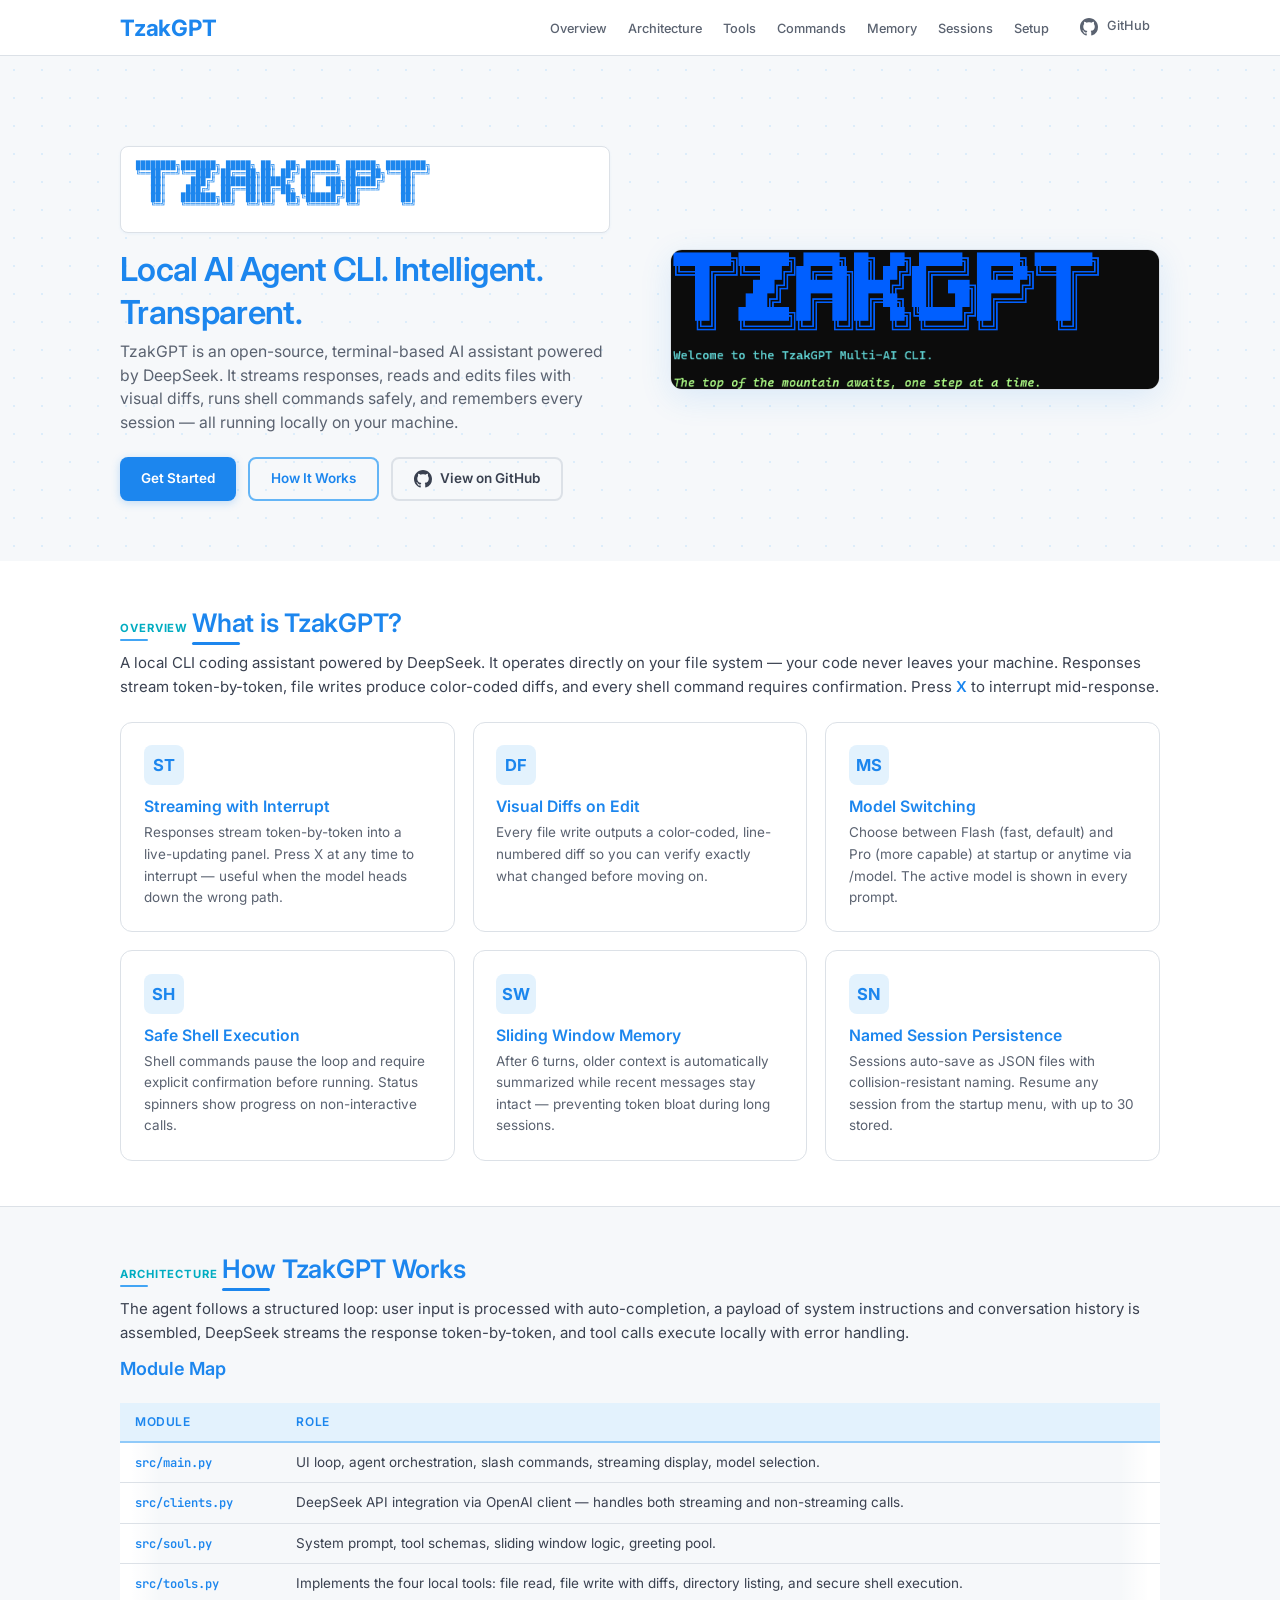
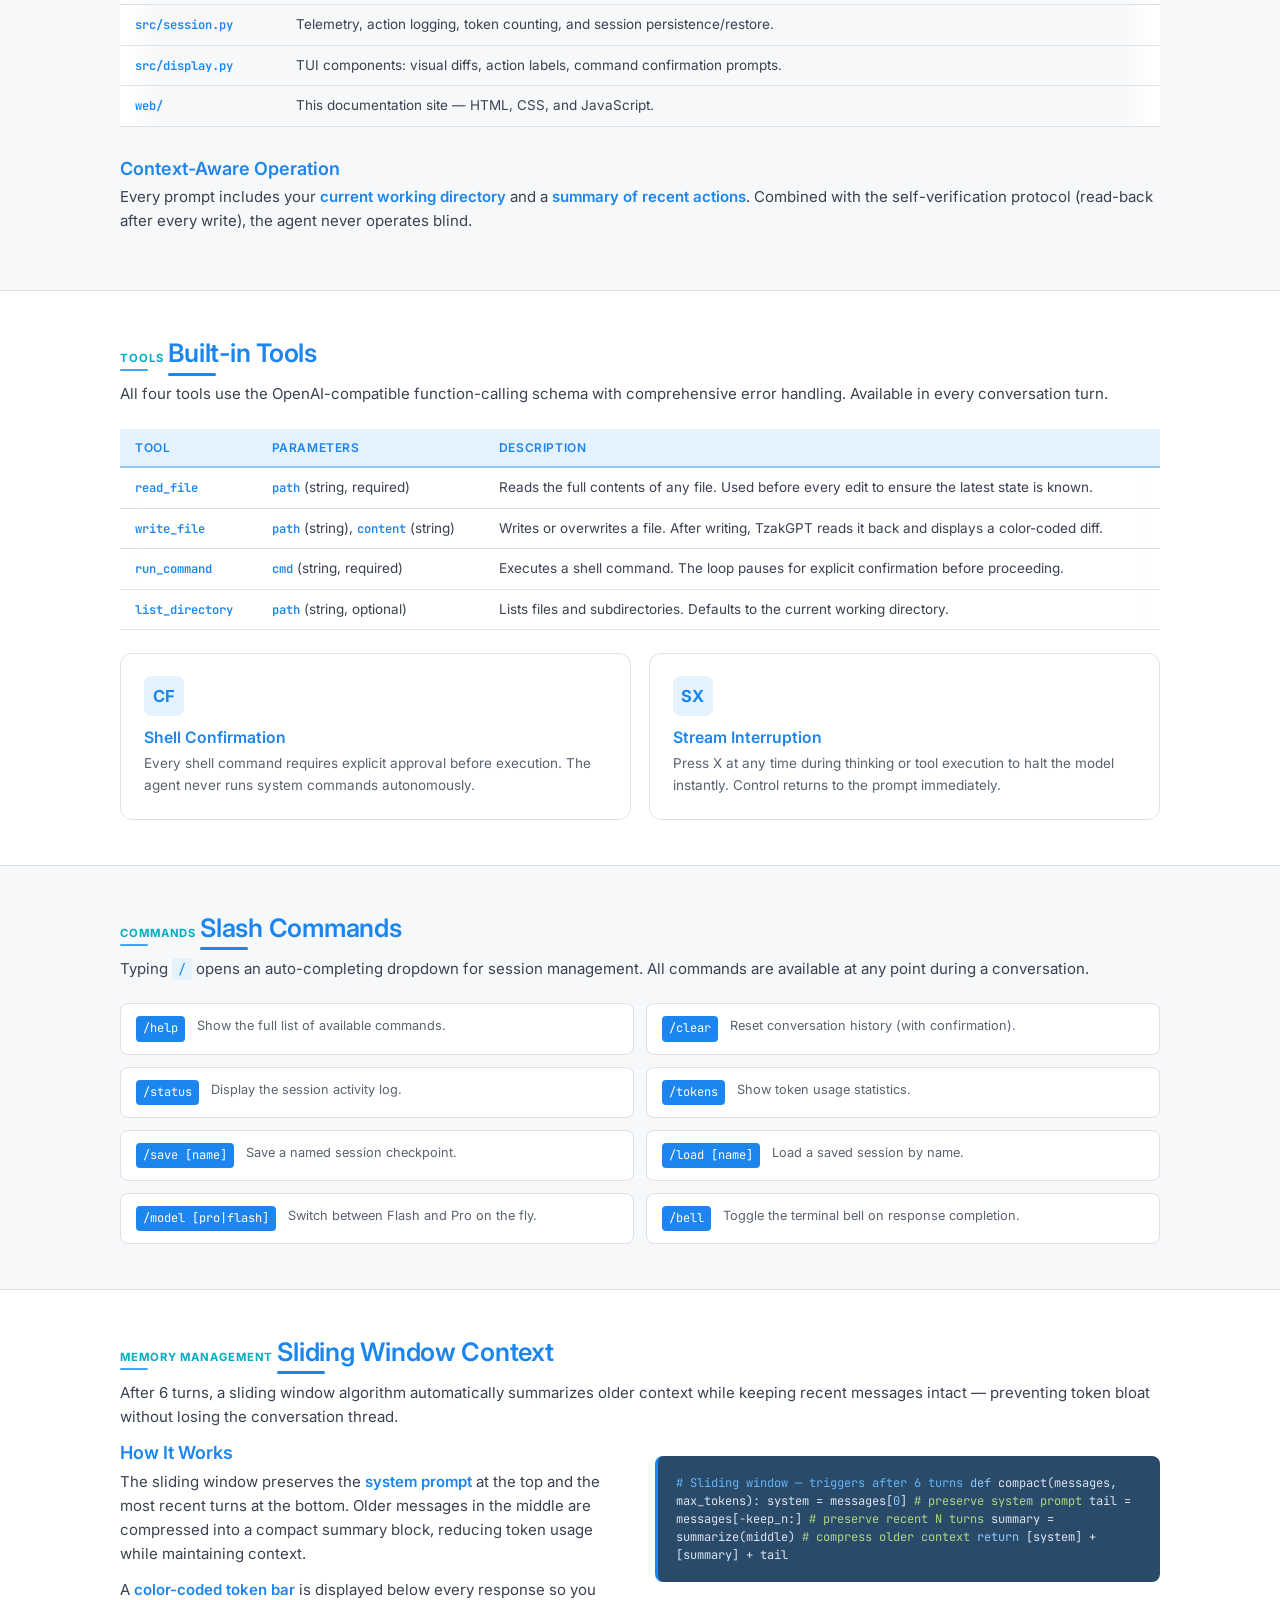
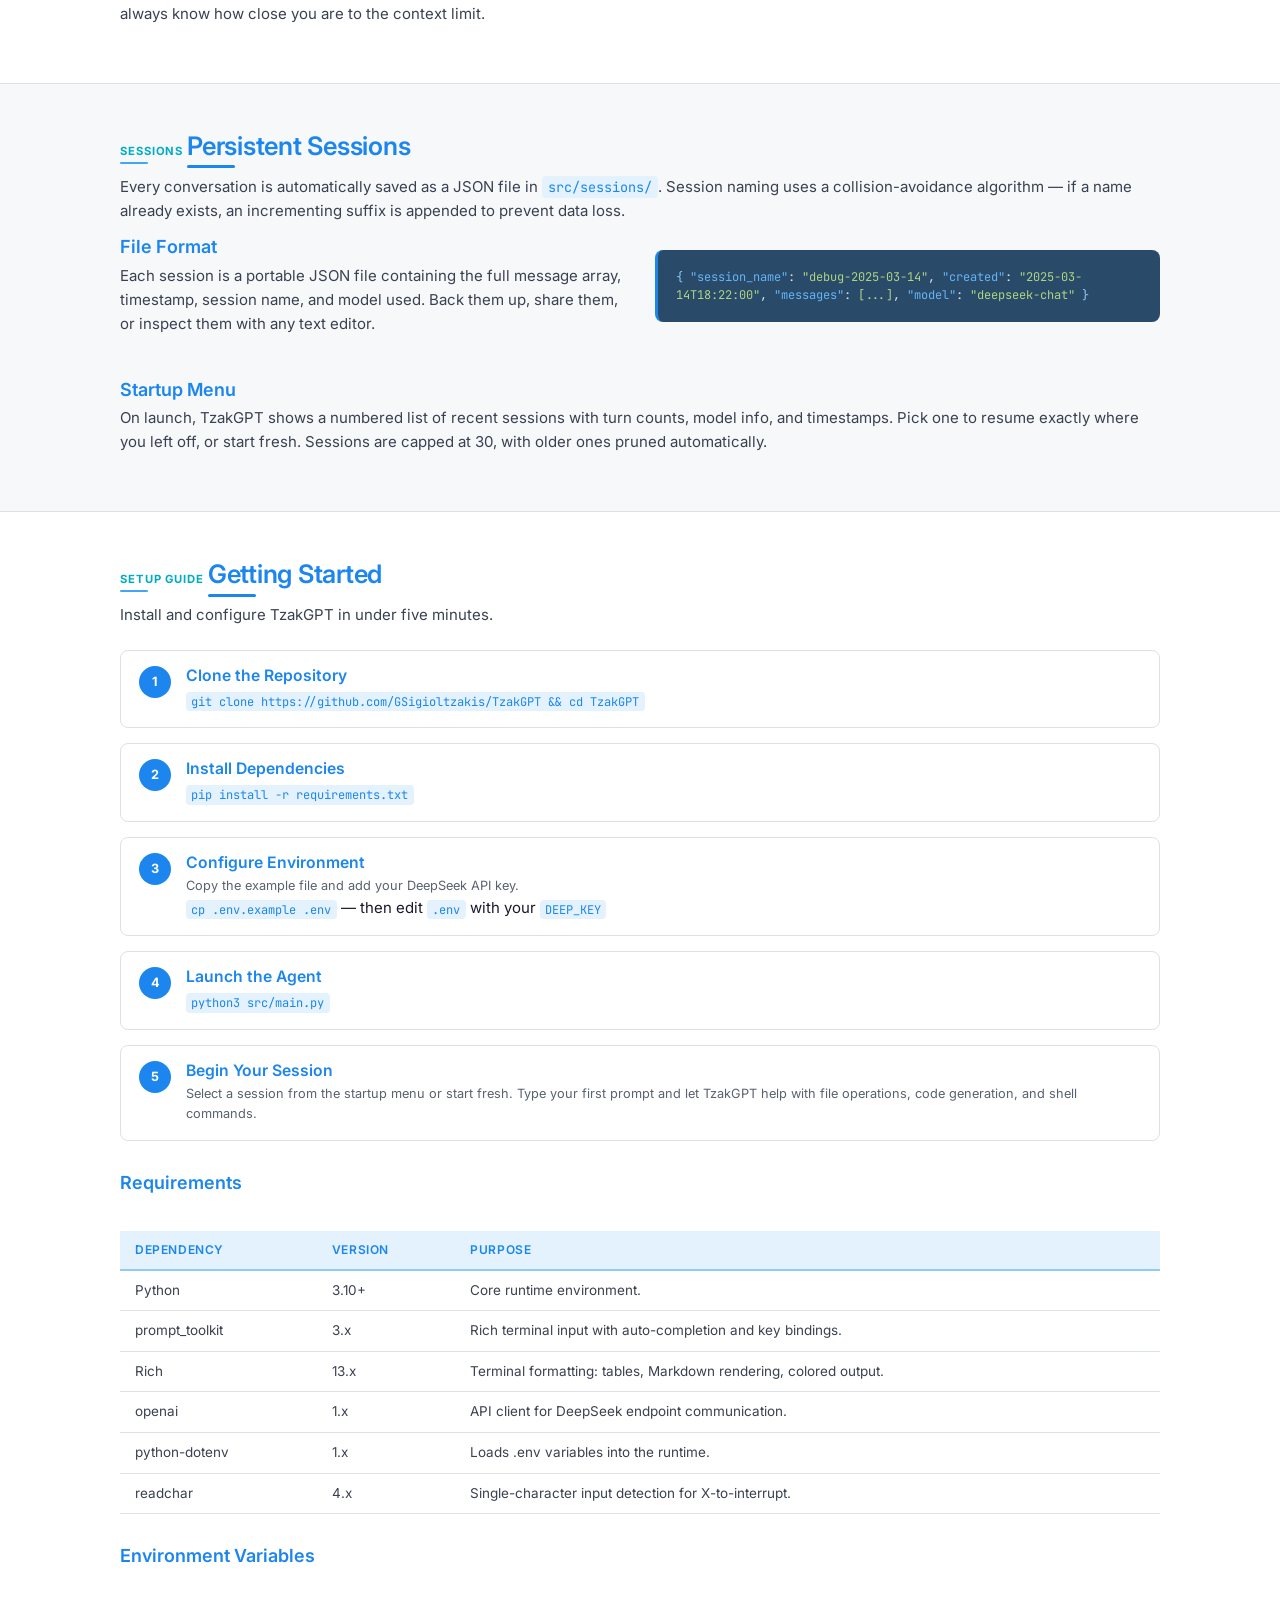
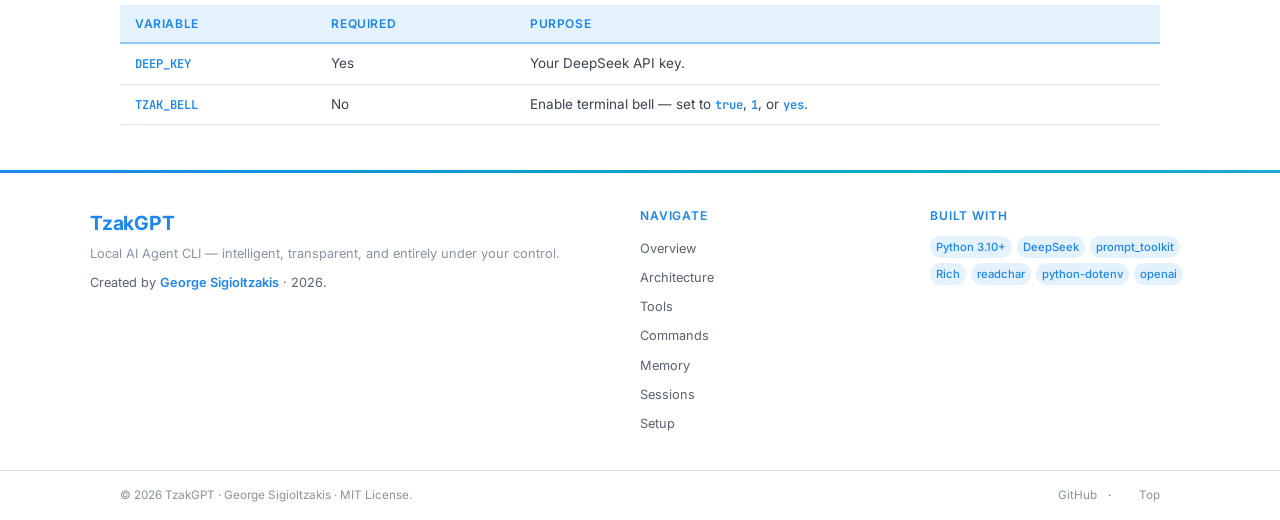
<file: index.html>
<!DOCTYPE html>
<html lang="en">
<head>
    <meta charset="UTF-8">
    <meta name="viewport" content="width=device-width, initial-scale=1.0">
    <title>TzakGPT — Local AI Agent CLI</title>
    <meta name="description" content="TzakGPT is an open-source, terminal-based AI assistant powered by DeepSeek. Streams responses, edits code with diffs, runs shell commands, and remembers your sessions.">
    <link rel="preconnect" href="https://fonts.googleapis.com">
    <link rel="preconnect" href="https://fonts.gstatic.com" crossorigin>
    <link href="https://fonts.googleapis.com/css2?family=Inter:wght@400;500;600;700&family=JetBrains+Mono:wght@400;600;700&display=swap" rel="stylesheet">
    <link rel="stylesheet" href="css/style.css">
</head>
<body>

    <!-- ==================================================================
         NAVIGATION
         ================================================================== -->
    <nav class="nav">
        <div class="container">
            <a href="#" class="nav-brand">TzakGPT</a>
            <button class="nav-toggle" aria-label="Toggle navigation menu" aria-expanded="false">
                <span class="nav-toggle-bar"></span>
                <span class="nav-toggle-bar"></span>
                <span class="nav-toggle-bar"></span>
            </button>
            <ul class="nav-links">
                <li><a href="#overview">Overview</a></li>
                <li><a href="#architecture">Architecture</a></li>
                <li><a href="#tools">Tools</a></li>
                <li><a href="#commands">Commands</a></li>
                <li><a href="#memory">Memory</a></li>
                <li><a href="#sessions">Sessions</a></li>
                <li><a href="#setup">Setup</a></li>
                <li><a href="https://github.com/GSigioltzakis/TzakGPT" class="nav-github" target="_blank" rel="noopener" title="View source on GitHub">
                    <svg width="18" height="18" viewBox="0 0 16 16" fill="currentColor" style="vertical-align: -3px; margin-right: 4px;">
                        <path d="M8 0C3.58 0 0 3.58 0 8c0 3.54 2.29 6.53 5.47 7.59.4.07.55-.17.55-.38 0-.19-.01-.82-.01-1.49-2.01.37-2.53-.49-2.69-.94-.09-.23-.48-.94-.82-1.13-.28-.15-.68-.52-.01-.53.63-.01 1.08.58 1.23.82.72 1.21 1.87.87 2.33.66.07-.52.28-.87.51-1.07-1.78-.2-3.64-.89-3.64-3.95 0-.87.31-1.59.82-2.15-.08-.2-.36-1.02.08-2.12 0 0 .67-.21 2.2.82.64-.18 1.32-.27 2-.27.68 0 1.36.09 2 .27 1.53-1.04 2.2-.82 2.2-.82.44 1.1.16 1.92.08 2.12.51.56.82 1.27.82 2.15 0 3.07-1.87 3.75-3.65 3.95.29.25.54.73.54 1.48 0 1.07-.01 1.93-.01 2.2 0 .21.15.46.55.38A8.013 8.013 0 0016 8c0-4.42-3.58-8-8-8z"/>
                    </svg>
                    GitHub
                </a></li>
            </ul>
        </div>
    </nav>

    <section class="hero">
        <div class="container">
            <div class="hero-text">
                <pre class="hero-pre">
████████╗███████╗ █████╗ ██╗  ██╗ ██████╗ ██████╗ ████████╗
╚══██╔══╝╚══███╔╝██╔══██╗██║ ██╔╝██╔════╝ ██╔══██╗╚══██╔══╝
   ██║     ███╔╝ ███████║█████╔╝ ██║  ███╗██████╔╝   ██║
   ██║    ███╔╝  ██╔══██║██╔═██╗ ██║   ██║██╔═══╝    ██║
   ██║   ███████╗██║  ██║██║  ██╗╚██████╔╝██║        ██║
   ╚═╝   ╚══════╝╚═╝  ╚═╝╚═╝  ╚═╝ ╚═════╝ ╚═╝        ╚═╝
                </pre>
                <h1>Local AI Agent CLI. Intelligent. Transparent.</h1>
                <p class="hero-tagline">TzakGPT is an open-source, terminal-based AI assistant powered by DeepSeek. It streams responses, reads and edits files with visual diffs, runs shell commands safely, and remembers every session — all running locally on your machine.</p>
                <div class="hero-buttons">
                    <a href="#setup" class="btn btn-primary">Get Started</a>
                    <a href="#architecture" class="btn btn-outline">How It Works</a>
                    <a href="https://github.com/GSigioltzakis/TzakGPT" class="btn btn-github" target="_blank" rel="noopener">
                        <svg width="18" height="18" viewBox="0 0 16 16" fill="currentColor">
                            <path d="M8 0C3.58 0 0 3.58 0 8c0 3.54 2.29 6.53 5.47 7.59.4.07.55-.17.55-.38 0-.19-.01-.82-.01-1.49-2.01.37-2.53-.49-2.69-.94-.09-.23-.48-.94-.82-1.13-.28-.15-.68-.52-.01-.53.63-.01 1.08.58 1.23.82.72 1.21 1.87.87 2.33.66.07-.52.28-.87.51-1.07-1.78-.2-3.64-.89-3.64-3.95 0-.87.31-1.59.82-2.15-.08-.2-.36-1.02.08-2.12 0 0 .67-.21 2.2.82.64-.18 1.32-.27 2-.27.68 0 1.36.09 2 .27 1.53-1.04 2.2-.82 2.2-.82.44 1.1.16 1.92.08 2.12.51.56.82 1.27.82 2.15 0 3.07-1.87 3.75-3.65 3.95.29.25.54.73.54 1.48 0 1.07-.01 1.93-.01 2.2 0 .21.15.46.55.38A8.013 8.013 0 0016 8c0-4.42-3.58-8-8-8z"/>
                        </svg>
                        View on GitHub
                    </a>
                </div>
            </div>
            <div class="hero-image">
                <img src="assets/image.png" alt="TzakGPT terminal screenshot showing the CLI interface with streaming responses, tool calls, and visual diffs">
            </div>
        </div>
    </section>

    <!-- ==================================================================
         OVERVIEW
         ================================================================== -->
    <section class="section" id="overview">
        <div class="container">
            <span class="section-label">Overview</span>
            <h2>What is TzakGPT?</h2>
            <p>A local CLI coding assistant powered by DeepSeek. It operates directly on your file system — your code never leaves your machine. Responses stream token-by-token, file writes produce color-coded diffs, and every shell command requires confirmation. Press <strong>X</strong> to interrupt mid-response.</p>

            <!-- Feature Grid -->
            <div class="feature-grid">
                <div class="feature-card">
                    <div class="icon">ST</div>
                    <h3>Streaming with Interrupt</h3>
                    <p>Responses stream token-by-token into a live-updating panel. Press X at any time to interrupt — useful when the model heads down the wrong path.</p>
                </div>
                <div class="feature-card">
                    <div class="icon">DF</div>
                    <h3>Visual Diffs on Edit</h3>
                    <p>Every file write outputs a color-coded, line-numbered diff so you can verify exactly what changed before moving on.</p>
                </div>
                <div class="feature-card">
                    <div class="icon">MS</div>
                    <h3>Model Switching</h3>
                    <p>Choose between Flash (fast, default) and Pro (more capable) at startup or anytime via /model. The active model is shown in every prompt.</p>
                </div>
                <div class="feature-card">
                    <div class="icon">SH</div>
                    <h3>Safe Shell Execution</h3>
                    <p>Shell commands pause the loop and require explicit confirmation before running. Status spinners show progress on non-interactive calls.</p>
                </div>
                <div class="feature-card">
                    <div class="icon">SW</div>
                    <h3>Sliding Window Memory</h3>
                    <p>After 6 turns, older context is automatically summarized while recent messages stay intact — preventing token bloat during long sessions.</p>
                </div>
                <div class="feature-card">
                    <div class="icon">SN</div>
                    <h3>Named Session Persistence</h3>
                    <p>Sessions auto-save as JSON files with collision-resistant naming. Resume any session from the startup menu, with up to 30 stored.</p>
                </div>
            </div>
        </div>
    </section>

    <!-- ==================================================================
         ARCHITECTURE
         ================================================================== -->
    <section class="section" id="architecture" style="background: var(--off-white);">
        <div class="container">
            <span class="section-label">Architecture</span>
            <h2>How TzakGPT Works</h2>
            <p>The agent follows a structured loop: user input is processed with auto-completion, a payload of system instructions and conversation history is assembled, DeepSeek streams the response token-by-token, and tool calls execute locally with error handling.</p>

            <!-- Project table -->
            <h3>Module Map</h3>
            <div class="table-wrapper">
                <table class="tools-table">
                    <thead>
                        <tr>
                            <th>Module</th>
                            <th>Role</th>
                        </tr>
                    </thead>
                    <tbody>
                        <tr>
                            <td><code>src/main.py</code></td>
                            <td>UI loop, agent orchestration, slash commands, streaming display, model selection.</td>
                        </tr>
                        <tr>
                            <td><code>src/clients.py</code></td>
                            <td>DeepSeek API integration via OpenAI client — handles both streaming and non-streaming calls.</td>
                        </tr>
                        <tr>
                            <td><code>src/soul.py</code></td>
                            <td>System prompt, tool schemas, sliding window logic, greeting pool.</td>
                        </tr>
                        <tr>
                            <td><code>src/tools.py</code></td>
                            <td>Implements the four local tools: file read, file write with diffs, directory listing, and secure shell execution.</td>
                        </tr>
                        <tr>
                            <td><code>src/session.py</code></td>
                            <td>Telemetry, action logging, token counting, and session persistence/restore.</td>
                        </tr>
                        <tr>
                            <td><code>src/display.py</code></td>
                            <td>TUI components: visual diffs, action labels, command confirmation prompts.</td>
                        </tr>
                        <tr>
                            <td><code>web/</code></td>
                            <td>This documentation site — HTML, CSS, and JavaScript.</td>
                        </tr>
                    </tbody>
                </table>
            </div>

            <!-- Narration & Self-Verification -->
            <h3 style="margin-top: 2rem;">Context-Aware Operation</h3>
            <p>Every prompt includes your <strong>current working directory</strong> and a <strong>summary of recent actions</strong>. Combined with the self-verification protocol (read-back after every write), the agent never operates blind.</p>
        </div>
    </section>

    <!-- ==================================================================
         TOOLS
         ================================================================== -->
    <section class="section" id="tools">
        <div class="container">
            <span class="section-label">Tools</span>
            <h2>Built-in Tools</h2>
            <p>All four tools use the OpenAI-compatible function-calling schema with comprehensive error handling. Available in every conversation turn.</p>

            <div class="table-wrapper">
                <table class="tools-table">
                    <thead>
                        <tr>
                            <th>Tool</th>
                            <th>Parameters</th>
                            <th>Description</th>
                        </tr>
                    </thead>
                    <tbody>
                        <tr>
                            <td><code>read_file</code></td>
                            <td><code>path</code> (string, required)</td>
                            <td>Reads the full contents of any file. Used before every edit to ensure the latest state is known.</td>
                        </tr>
                        <tr>
                            <td><code>write_file</code></td>
                            <td><code>path</code> (string), <code>content</code> (string)</td>
                            <td>Writes or overwrites a file. After writing, TzakGPT reads it back and displays a color-coded diff.</td>
                        </tr>
                        <tr>
                            <td><code>run_command</code></td>
                            <td><code>cmd</code> (string, required)</td>
                            <td>Executes a shell command. The loop pauses for explicit confirmation before proceeding.</td>
                        </tr>
                        <tr>
                            <td><code>list_directory</code></td>
                            <td><code>path</code> (string, optional)</td>
                            <td>Lists files and subdirectories. Defaults to the current working directory.</td>
                        </tr>
                    </tbody>
                </table>
            </div>

            <div class="feature-grid" style="grid-template-columns: 1fr 1fr; margin-top: 1.5rem;">
                <div class="feature-card">
                    <div class="icon">CF</div>
                    <h3>Shell Confirmation</h3>
                    <p>Every shell command requires explicit approval before execution. The agent never runs system commands autonomously.</p>
                </div>
                <div class="feature-card">
                    <div class="icon">SX</div>
                    <h3>Stream Interruption</h3>
                    <p>Press X at any time during thinking or tool execution to halt the model instantly. Control returns to the prompt immediately.</p>
                </div>
            </div>
        </div>
    </section>

    <!-- ==================================================================
         COMMANDS
         ================================================================== -->
    <section class="section" id="commands" style="background: var(--off-white);">
        <div class="container">
            <span class="section-label">Commands</span>
            <h2>Slash Commands</h2>
            <p>Typing <code>/</code> opens an auto-completing dropdown for session management. All commands are available at any point during a conversation.</p>

            <div class="command-grid">
                <div class="command-item">
                    <code>/help</code>
                    <span>Show the full list of available commands.</span>
                </div>
                <div class="command-item">
                    <code>/clear</code>
                    <span>Reset conversation history (with confirmation).</span>
                </div>
                <div class="command-item">
                    <code>/status</code>
                    <span>Display the session activity log.</span>
                </div>
                <div class="command-item">
                    <code>/tokens</code>
                    <span>Show token usage statistics.</span>
                </div>
                <div class="command-item">
                    <code>/save [name]</code>
                    <span>Save a named session checkpoint.</span>
                </div>
                <div class="command-item">
                    <code>/load [name]</code>
                    <span>Load a saved session by name.</span>
                </div>
                <div class="command-item">
                    <code>/model [pro|flash]</code>
                    <span>Switch between Flash and Pro on the fly.</span>
                </div>
                <div class="command-item">
                    <code>/bell</code>
                    <span>Toggle the terminal bell on response completion.</span>
                </div>
            </div>
        </div>
    </section>

    <!-- ==================================================================
         MEMORY
         ================================================================== -->
    <section class="section" id="memory">
        <div class="container">
            <span class="section-label">Memory Management</span>
            <h2>Sliding Window Context</h2>
            <p>After 6 turns, a sliding window algorithm automatically summarizes older context while keeping recent messages intact — preventing token bloat without losing the conversation thread.</p>

            <div class="two-col">
                <div>
                    <h3>How It Works</h3>
                    <p>The sliding window preserves the <strong>system prompt</strong> at the top and the most recent turns at the bottom. Older messages in the middle are compressed into a compact summary block, reducing token usage while maintaining context.</p>
                    <p>A <strong>color-coded token bar</strong> is displayed below every response so you always know how close you are to the context limit.</p>
                </div>
                <div>
                    <div class="code-block">
<span class="prompt"># Sliding window — triggers after 6 turns</span>
<span class="cmd">def</span> compact(messages, max_tokens):
    system  = messages[<span class="cmd">0</span>]          <span class="out"># preserve system prompt</span>
    tail    = messages[-keep_n:]    <span class="out"># preserve recent N turns</span>
    summary = summarize(middle)     <span class="out"># compress older context</span>
    <span class="cmd">return</span> [system] + [summary] + tail
                    </div>
                </div>
            </div>
        </div>
    </section>

    <!-- ==================================================================
         SESSIONS
         ================================================================== -->
    <section class="section" id="sessions" style="background: var(--off-white);">
        <div class="container">
            <span class="section-label">Sessions</span>
            <h2>Persistent Sessions</h2>
            <p>Every conversation is automatically saved as a JSON file in <code>src/sessions/</code>. Session naming uses a collision-avoidance algorithm — if a name already exists, an incrementing suffix is appended to prevent data loss.</p>

            <div class="two-col">
                <div>
                    <h3>File Format</h3>
                    <p>Each session is a portable JSON file containing the full message array, timestamp, session name, and model used. Back them up, share them, or inspect them with any text editor.</p>
                </div>
                <div>
                    <div class="code-block">
<span class="cmd">{</span>
  <span class="prompt">"session_name"</span>: <span class="out">"debug-2025-03-14"</span>,
  <span class="prompt">"created"</span>:     <span class="out">"2025-03-14T18:22:00"</span>,
  <span class="prompt">"messages"</span>:    <span class="out">[...]</span>,
  <span class="prompt">"model"</span>:       <span class="out">"deepseek-chat"</span>
<span class="cmd">}</span>
                    </div>
                </div>
            </div>

            <h3 style="margin-top: 2rem;">Startup Menu</h3>
            <p>On launch, TzakGPT shows a numbered list of recent sessions with turn counts, model info, and timestamps. Pick one to resume exactly where you left off, or start fresh. Sessions are capped at 30, with older ones pruned automatically.</p>
        </div>
    </section>

    <!-- ==================================================================
         SETUP
         ================================================================== -->
    <section class="section" id="setup">
        <div class="container">
            <span class="section-label">Setup Guide</span>
            <h2>Getting Started</h2>
            <p>Install and configure TzakGPT in under five minutes.</p>

            <ol class="step-list">
                <li>
                    <div>
                        <h4>Clone the Repository</h4>
                        <code>git clone https://github.com/GSigioltzakis/TzakGPT &amp;&amp; cd TzakGPT</code>
                    </div>
                </li>
                <li>
                    <div>
                        <h4>Install Dependencies</h4>
                        <code>pip install -r requirements.txt</code>
                    </div>
                </li>
                <li>
                    <div>
                        <h4>Configure Environment</h4>
                        <p>Copy the example file and add your DeepSeek API key.</p>
                        <code>cp .env.example .env</code> &mdash; then edit <code>.env</code> with your <code>DEEP_KEY</code>
                    </div>
                </li>
                <li>
                    <div>
                        <h4>Launch the Agent</h4>
                        <code>python3 src/main.py</code>
                    </div>
                </li>
                <li>
                    <div>
                        <h4>Begin Your Session</h4>
                        <p>Select a session from the startup menu or start fresh. Type your first prompt and let TzakGPT help with file operations, code generation, and shell commands.</p>
                    </div>
                </li>
            </ol>

            <h3 style="margin-top: 2rem;">Requirements</h3>
            <div class="table-wrapper">
                <table class="tools-table" style="margin-top: 1rem;">
                    <thead>
                        <tr>
                            <th>Dependency</th>
                            <th>Version</th>
                            <th>Purpose</th>
                        </tr>
                    </thead>
                    <tbody>
                        <tr>
                            <td>Python</td>
                            <td>3.10+</td>
                            <td>Core runtime environment.</td>
                        </tr>
                        <tr>
                            <td>prompt_toolkit</td>
                            <td>3.x</td>
                            <td>Rich terminal input with auto-completion and key bindings.</td>
                        </tr>
                        <tr>
                            <td>Rich</td>
                            <td>13.x</td>
                            <td>Terminal formatting: tables, Markdown rendering, colored output.</td>
                        </tr>
                        <tr>
                            <td>openai</td>
                            <td>1.x</td>
                            <td>API client for DeepSeek endpoint communication.</td>
                        </tr>
                        <tr>
                            <td>python-dotenv</td>
                            <td>1.x</td>
                            <td>Loads .env variables into the runtime.</td>
                        </tr>
                        <tr>
                            <td>readchar</td>
                            <td>4.x</td>
                            <td>Single-character input detection for X-to-interrupt.</td>
                        </tr>
                    </tbody>
                </table>
            </div>

            <h3 style="margin-top: 2rem;">Environment Variables</h3>
            <div class="table-wrapper">
                <table class="tools-table" style="margin-top: 1rem;">
                    <thead>
                        <tr>
                            <th>Variable</th>
                            <th>Required</th>
                            <th>Purpose</th>
                        </tr>
                    </thead>
                    <tbody>
                        <tr>
                            <td><code>DEEP_KEY</code></td>
                            <td>Yes</td>
                            <td>Your DeepSeek API key.</td>
                        </tr>
                        <tr>
                            <td><code>TZAK_BELL</code></td>
                            <td>No</td>
                            <td>Enable terminal bell — set to <code>true</code>, <code>1</code>, or <code>yes</code>.</td>
                        </tr>
                    </tbody>
                </table>
            </div>
        </div>
    </section>

    <!-- ==================================================================
         FOOTER
         ================================================================== -->
    <footer class="footer">
        <div class="container footer-grid">
            <div class="footer-col">
                <span class="footer-brand">TzakGPT</span>
                <span class="footer-tagline">Local AI Agent CLI — intelligent, transparent, and entirely under your control.</span>
                <p>Created by <strong>George Sigioltzakis</strong> &middot; 2026.</p>
            </div>
            <div class="footer-col">
                <h4>Navigate</h4>
                <ul>
                    <li><a href="#overview">Overview</a></li>
                    <li><a href="#architecture">Architecture</a></li>
                    <li><a href="#tools">Tools</a></li>
                    <li><a href="#commands">Commands</a></li>
                    <li><a href="#memory">Memory</a></li>
                    <li><a href="#sessions">Sessions</a></li>
                    <li><a href="#setup">Setup</a></li>
                </ul>
            </div>
            <div class="footer-col">
                <h4>Built With</h4>
                <div class="tech-stack">
                    <span>Python 3.10+</span>
                    <span>DeepSeek</span>
                    <span>prompt_toolkit</span>
                    <span>Rich</span>
                    <span>readchar</span>
                    <span>python-dotenv</span>
                    <span>openai</span>
                </div>
            </div>
        </div>
        <div class="footer-bottom">
            <div class="container">
                <span>&copy; 2026 TzakGPT &middot; George Sigioltzakis &middot; MIT License.</span>
                <span>
                    <a href="https://github.com/GSigioltzakis/TzakGPT">GitHub</a>
                    <span style="margin: 0 0.5rem; color: var(--text-muted);">&middot;</span>
                    <a href="#overview">Top</a>
                </span>
            </div>
        </div>
    </footer>

    <script src="js/main.js"></script>
</body>
</html>
</file>
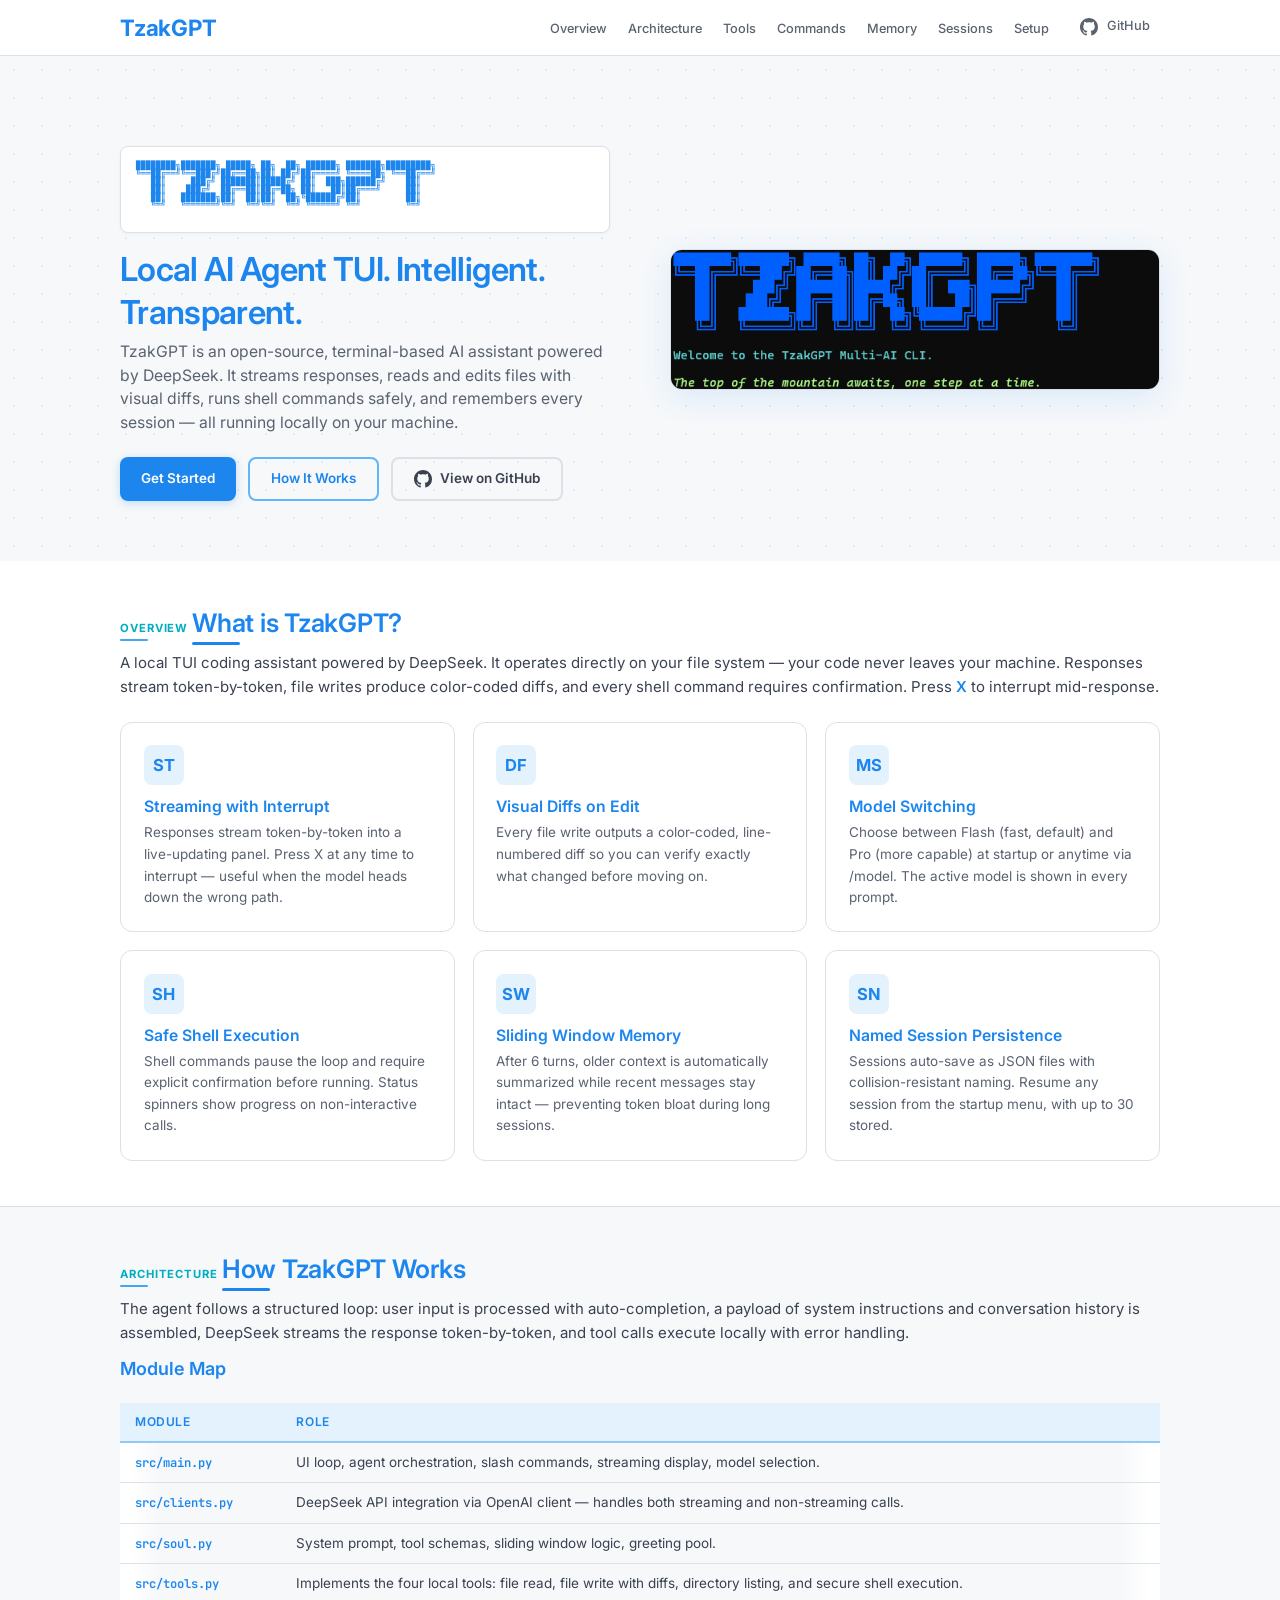
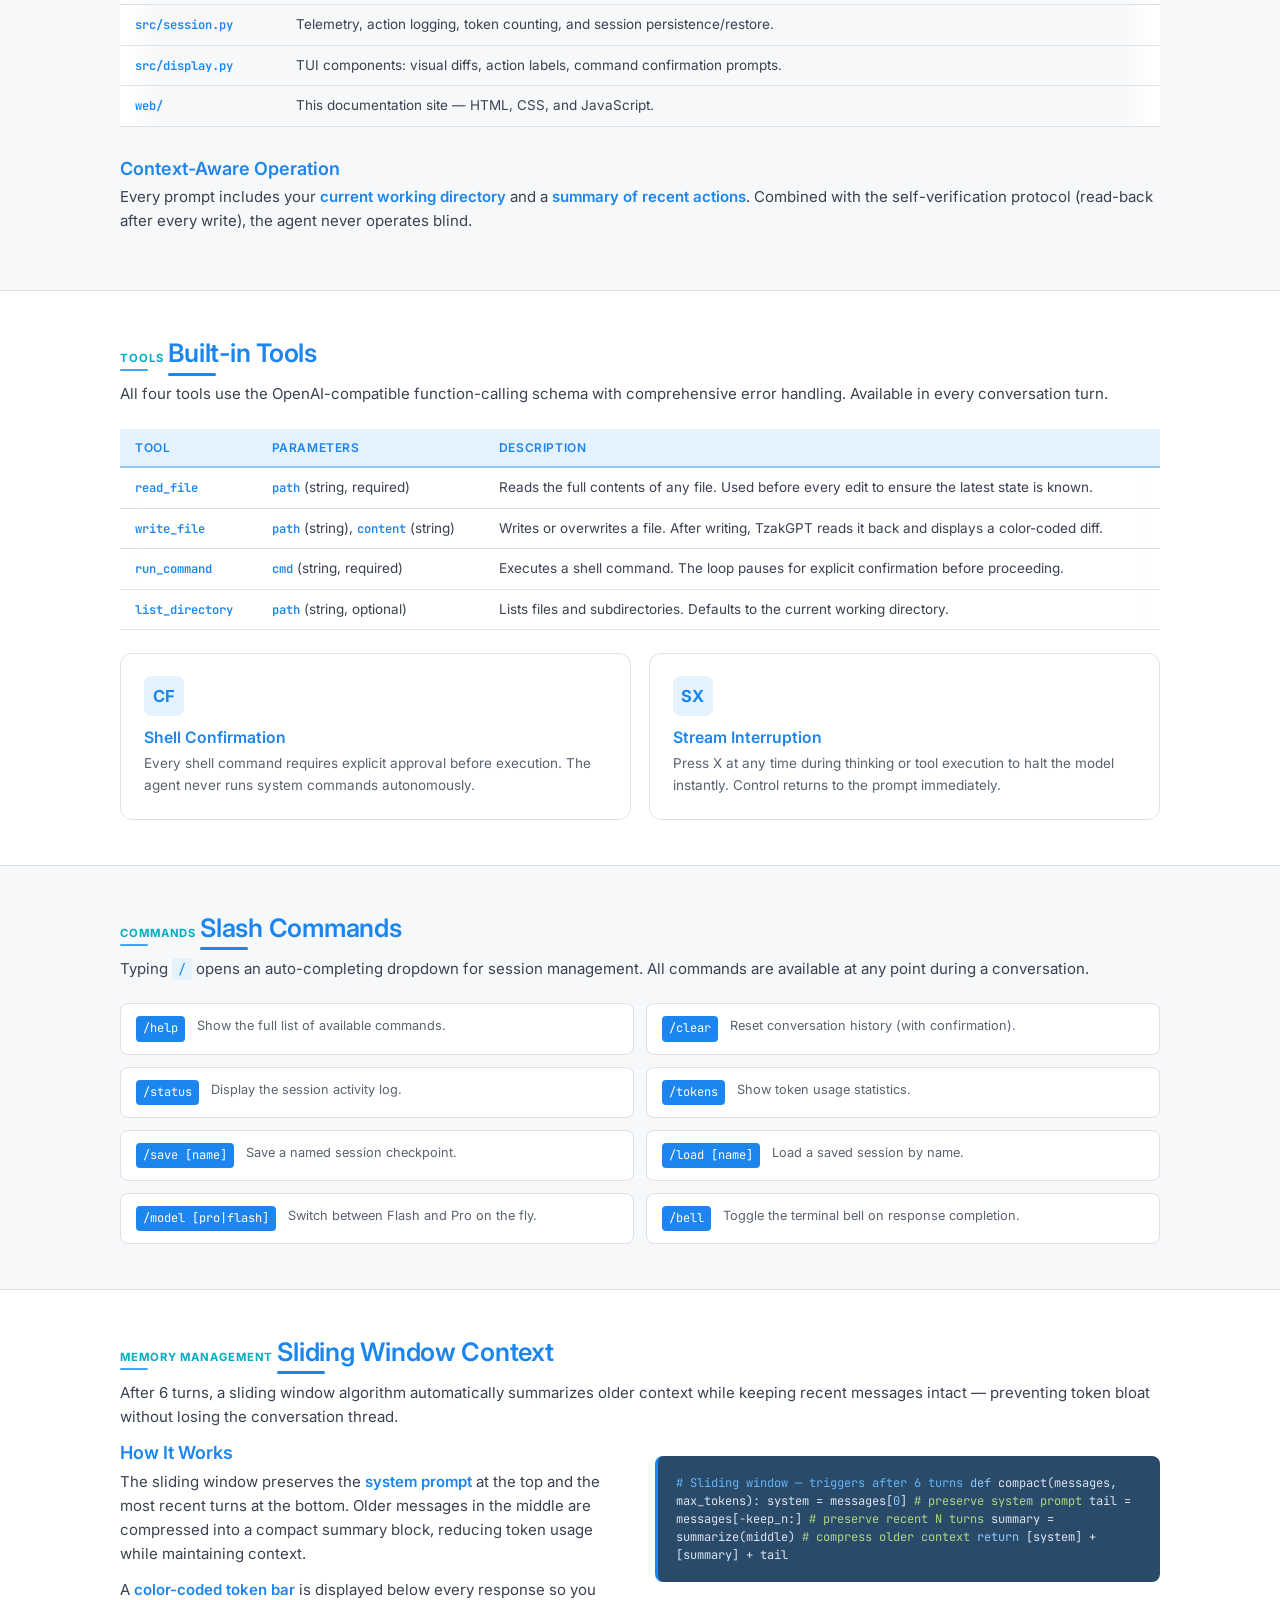
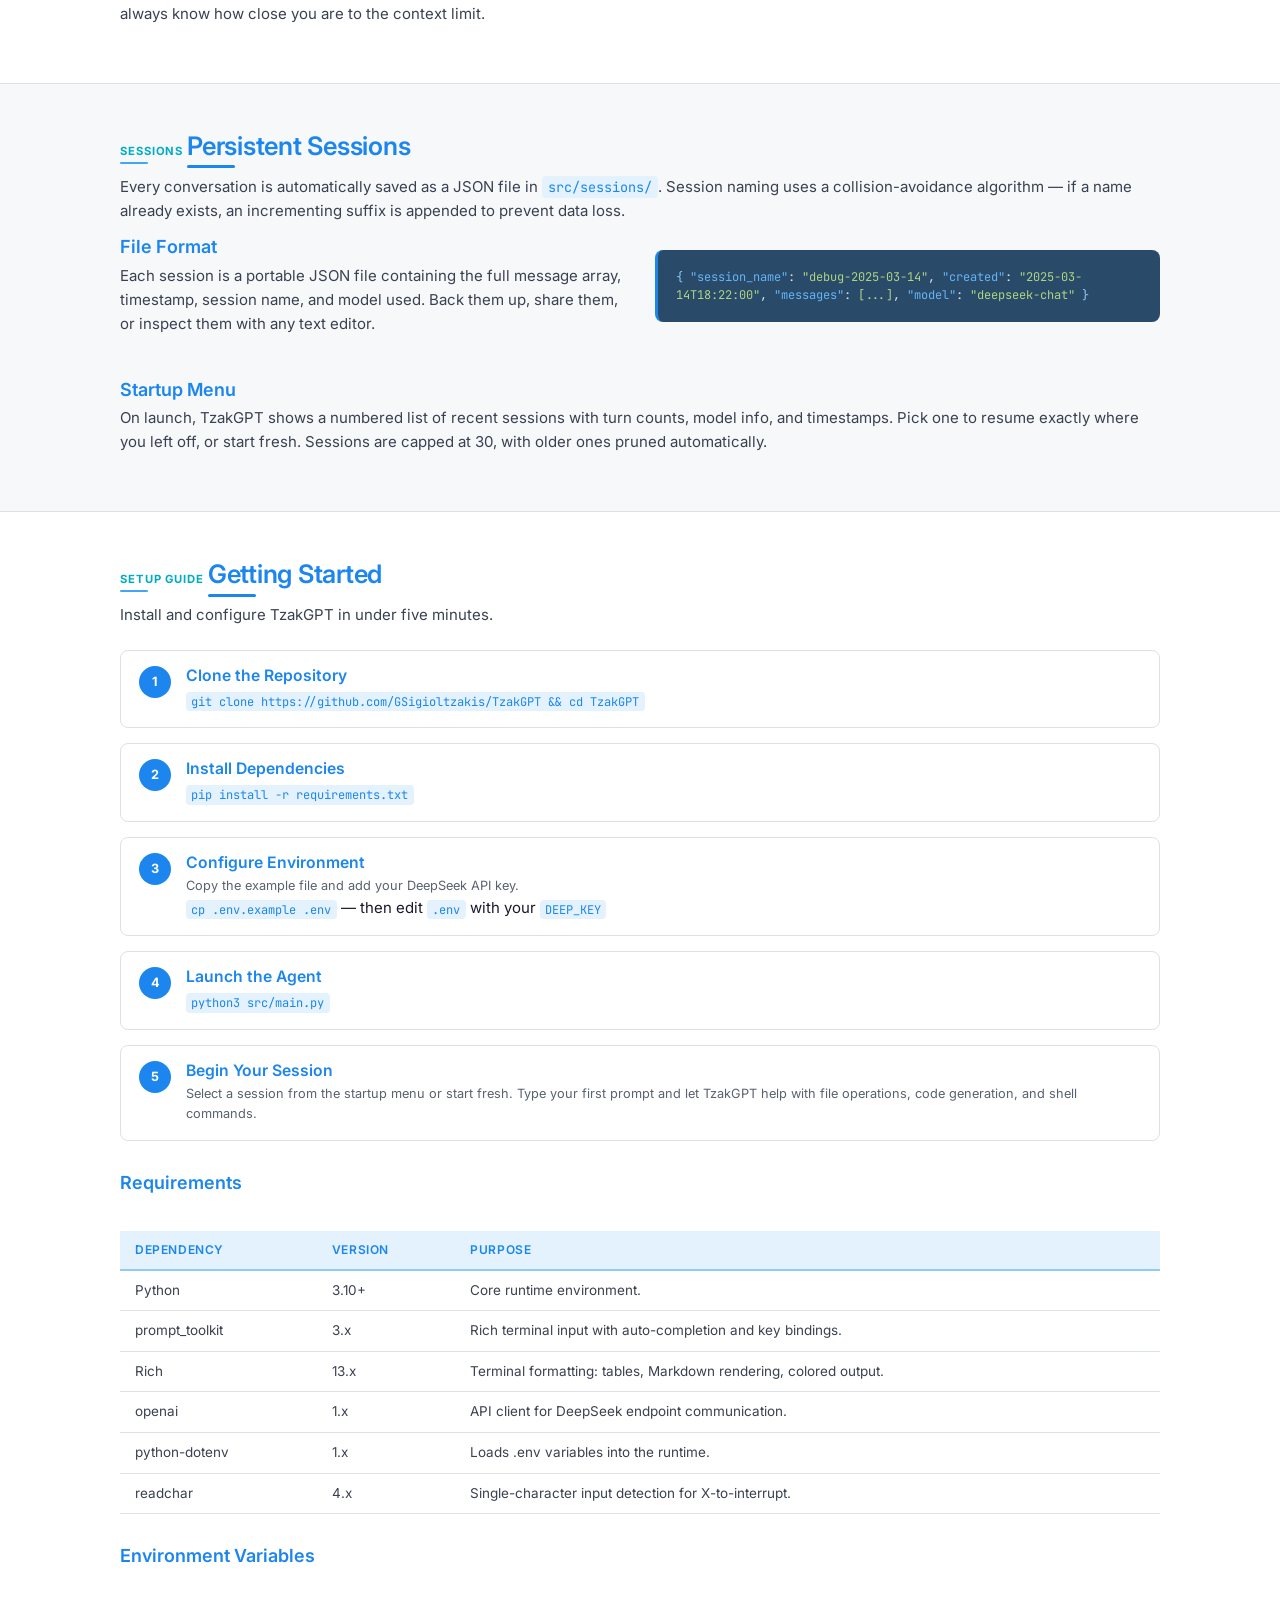
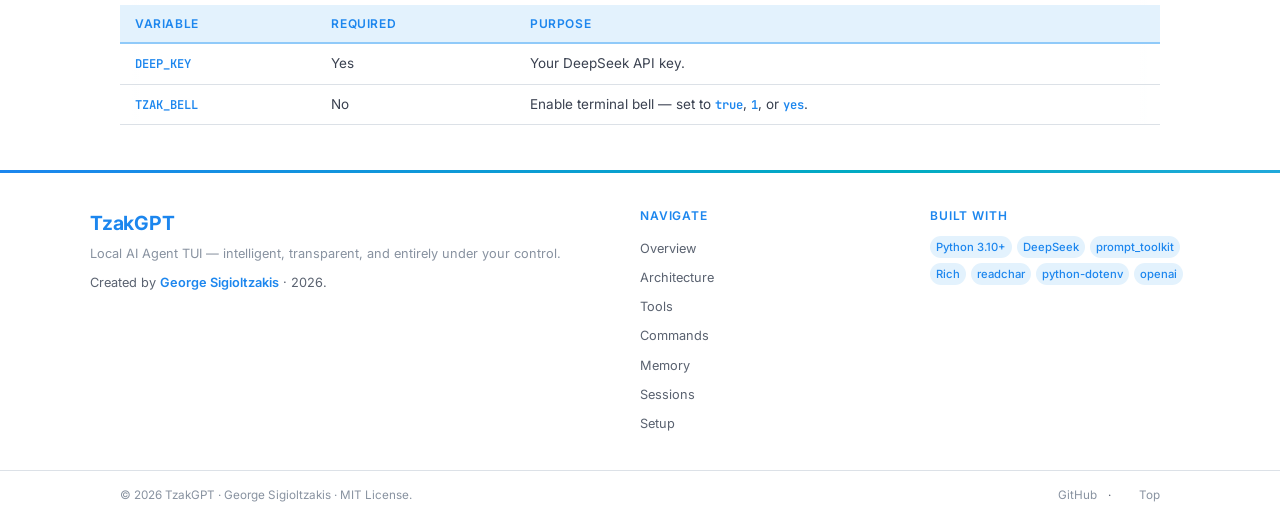
<file: web/index.html>
<!DOCTYPE html>
<html lang="en">
<head>
    <meta charset="UTF-8">
    <meta name="viewport" content="width=device-width, initial-scale=1.0">
    <title>TzakGPT — Local AI Agent TUI</title>
    <meta name="description" content="TzakGPT is an open-source, terminal-based AI assistant powered by DeepSeek. Streams responses, edits code with diffs, runs shell commands, and remembers your sessions.">
    <link rel="preconnect" href="https://fonts.googleapis.com">
    <link rel="preconnect" href="https://fonts.gstatic.com" crossorigin>
    <link href="https://fonts.googleapis.com/css2?family=Inter:wght@400;500;600;700&family=JetBrains+Mono:wght@400;600;700&display=swap" rel="stylesheet">
    <link rel="stylesheet" href="css/style.css">
</head>
<body>

    <!-- ==================================================================
         NAVIGATION
         ================================================================== -->
    <nav class="nav">
        <div class="container">
            <a href="#" class="nav-brand">TzakGPT</a>
            <button class="nav-toggle" aria-label="Toggle navigation menu" aria-expanded="false">
                <span class="nav-toggle-bar"></span>
                <span class="nav-toggle-bar"></span>
                <span class="nav-toggle-bar"></span>
            </button>
            <ul class="nav-links">
                <li><a href="#overview">Overview</a></li>
                <li><a href="#architecture">Architecture</a></li>
                <li><a href="#tools">Tools</a></li>
                <li><a href="#commands">Commands</a></li>
                <li><a href="#memory">Memory</a></li>
                <li><a href="#sessions">Sessions</a></li>
                <li><a href="#setup">Setup</a></li>
                <li><a href="https://github.com/GSigioltzakis/TzakGPT" class="nav-github" target="_blank" rel="noopener" title="View source on GitHub">
                    <svg width="18" height="18" viewBox="0 0 16 16" fill="currentColor" style="vertical-align: -3px; margin-right: 4px;">
                        <path d="M8 0C3.58 0 0 3.58 0 8c0 3.54 2.29 6.53 5.47 7.59.4.07.55-.17.55-.38 0-.19-.01-.82-.01-1.49-2.01.37-2.53-.49-2.69-.94-.09-.23-.48-.94-.82-1.13-.28-.15-.68-.52-.01-.53.63-.01 1.08.58 1.23.82.72 1.21 1.87.87 2.33.66.07-.52.28-.87.51-1.07-1.78-.2-3.64-.89-3.64-3.95 0-.87.31-1.59.82-2.15-.08-.2-.36-1.02.08-2.12 0 0 .67-.21 2.2.82.64-.18 1.32-.27 2-.27.68 0 1.36.09 2 .27 1.53-1.04 2.2-.82 2.2-.82.44 1.1.16 1.92.08 2.12.51.56.82 1.27.82 2.15 0 3.07-1.87 3.75-3.65 3.95.29.25.54.73.54 1.48 0 1.07-.01 1.93-.01 2.2 0 .21.15.46.55.38A8.013 8.013 0 0016 8c0-4.42-3.58-8-8-8z"/>
                    </svg>
                    GitHub
                </a></li>
            </ul>
        </div>
    </nav>

    <section class="hero">
        <div class="container">
            <div class="hero-text">
                <pre class="hero-pre">
████████╗███████╗ █████╗ ██╗  ██╗ ██████╗ ███████╗█████████╗
╚══██╔══╝╚══███╔╝██╔══██╗██║ ██╔╝██╔════╝ ╚════██╗ ╚══██╔══╝
   ██║     ███╔╝ ███████║█████╔╝ ██║  ███╗██████╔╝    ██║
   ██║    ███╔╝  ██╔══██║██╔═██╗ ██║   ██║██╔═══╝     ██║
   ██║   ███████╗██║  ██║██║  ██╗╚██████╔╝██║         ██║
   ╚═╝   ╚══════╝╚═╝  ╚═╝╚═╝  ╚═╝ ╚═════╝ ╚═╝         ╚═╝
                </pre>
                <h1>Local AI Agent TUI. Intelligent. Transparent.</h1>
                <p class="hero-tagline">TzakGPT is an open-source, terminal-based AI assistant powered by DeepSeek. It streams responses, reads and edits files with visual diffs, runs shell commands safely, and remembers every session — all running locally on your machine.</p>
                <div class="hero-buttons">
                    <a href="#setup" class="btn btn-primary">Get Started</a>
                    <a href="#architecture" class="btn btn-outline">How It Works</a>
                    <a href="https://github.com/GSigioltzakis/TzakGPT" class="btn btn-github" target="_blank" rel="noopener">
                        <svg width="18" height="18" viewBox="0 0 16 16" fill="currentColor">
                            <path d="M8 0C3.58 0 0 3.58 0 8c0 3.54 2.29 6.53 5.47 7.59.4.07.55-.17.55-.38 0-.19-.01-.82-.01-1.49-2.01.37-2.53-.49-2.69-.94-.09-.23-.48-.94-.82-1.13-.28-.15-.68-.52-.01-.53.63-.01 1.08.58 1.23.82.72 1.21 1.87.87 2.33.66.07-.52.28-.87.51-1.07-1.78-.2-3.64-.89-3.64-3.95 0-.87.31-1.59.82-2.15-.08-.2-.36-1.02.08-2.12 0 0 .67-.21 2.2.82.64-.18 1.32-.27 2-.27.68 0 1.36.09 2 .27 1.53-1.04 2.2-.82 2.2-.82.44 1.1.16 1.92.08 2.12.51.56.82 1.27.82 2.15 0 3.07-1.87 3.75-3.65 3.95.29.25.54.73.54 1.48 0 1.07-.01 1.93-.01 2.2 0 .21.15.46.55.38A8.013 8.013 0 0016 8c0-4.42-3.58-8-8-8z"/>
                        </svg>
                        View on GitHub
                    </a>
                </div>
            </div>
            <div class="hero-image">
                <img src="assets/image.png" alt="TzakGPT terminal screenshot showing the TUI interface with streaming responses, tool calls, and visual diffs">
            </div>
        </div>
    </section>

    <!-- ==================================================================
         OVERVIEW
         ================================================================== -->
    <section class="section" id="overview">
        <div class="container">
            <span class="section-label">Overview</span>
            <h2>What is TzakGPT?</h2>
            <p>A local TUI coding assistant powered by DeepSeek. It operates directly on your file system — your code never leaves your machine. Responses stream token-by-token, file writes produce color-coded diffs, and every shell command requires confirmation. Press <strong>X</strong> to interrupt mid-response.</p>

            <!-- Feature Grid -->
            <div class="feature-grid">
                <div class="feature-card">
                    <div class="icon">ST</div>
                    <h3>Streaming with Interrupt</h3>
                    <p>Responses stream token-by-token into a live-updating panel. Press X at any time to interrupt — useful when the model heads down the wrong path.</p>
                </div>
                <div class="feature-card">
                    <div class="icon">DF</div>
                    <h3>Visual Diffs on Edit</h3>
                    <p>Every file write outputs a color-coded, line-numbered diff so you can verify exactly what changed before moving on.</p>
                </div>
                <div class="feature-card">
                    <div class="icon">MS</div>
                    <h3>Model Switching</h3>
                    <p>Choose between Flash (fast, default) and Pro (more capable) at startup or anytime via /model. The active model is shown in every prompt.</p>
                </div>
                <div class="feature-card">
                    <div class="icon">SH</div>
                    <h3>Safe Shell Execution</h3>
                    <p>Shell commands pause the loop and require explicit confirmation before running. Status spinners show progress on non-interactive calls.</p>
                </div>
                <div class="feature-card">
                    <div class="icon">SW</div>
                    <h3>Sliding Window Memory</h3>
                    <p>After 6 turns, older context is automatically summarized while recent messages stay intact — preventing token bloat during long sessions.</p>
                </div>
                <div class="feature-card">
                    <div class="icon">SN</div>
                    <h3>Named Session Persistence</h3>
                    <p>Sessions auto-save as JSON files with collision-resistant naming. Resume any session from the startup menu, with up to 30 stored.</p>
                </div>
            </div>
        </div>
    </section>

    <!-- ==================================================================
         ARCHITECTURE
         ================================================================== -->
    <section class="section" id="architecture" style="background: var(--off-white);">
        <div class="container">
            <span class="section-label">Architecture</span>
            <h2>How TzakGPT Works</h2>
            <p>The agent follows a structured loop: user input is processed with auto-completion, a payload of system instructions and conversation history is assembled, DeepSeek streams the response token-by-token, and tool calls execute locally with error handling.</p>

            <!-- Project table -->
            <h3>Module Map</h3>
            <div class="table-wrapper">
                <table class="tools-table">
                    <thead>
                        <tr>
                            <th>Module</th>
                            <th>Role</th>
                        </tr>
                    </thead>
                    <tbody>
                        <tr>
                            <td><code>src/main.py</code></td>
                            <td>UI loop, agent orchestration, slash commands, streaming display, model selection.</td>
                        </tr>
                        <tr>
                            <td><code>src/clients.py</code></td>
                            <td>DeepSeek API integration via OpenAI client — handles both streaming and non-streaming calls.</td>
                        </tr>
                        <tr>
                            <td><code>src/soul.py</code></td>
                            <td>System prompt, tool schemas, sliding window logic, greeting pool.</td>
                        </tr>
                        <tr>
                            <td><code>src/tools.py</code></td>
                            <td>Implements the four local tools: file read, file write with diffs, directory listing, and secure shell execution.</td>
                        </tr>
                        <tr>
                            <td><code>src/session.py</code></td>
                            <td>Telemetry, action logging, token counting, and session persistence/restore.</td>
                        </tr>
                        <tr>
                            <td><code>src/display.py</code></td>
                            <td>TUI components: visual diffs, action labels, command confirmation prompts.</td>
                        </tr>
                        <tr>
                            <td><code>web/</code></td>
                            <td>This documentation site — HTML, CSS, and JavaScript.</td>
                        </tr>
                    </tbody>
                </table>
            </div>

            <!-- Narration & Self-Verification -->
            <h3 style="margin-top: 2rem;">Context-Aware Operation</h3>
            <p>Every prompt includes your <strong>current working directory</strong> and a <strong>summary of recent actions</strong>. Combined with the self-verification protocol (read-back after every write), the agent never operates blind.</p>
        </div>
    </section>

    <!-- ==================================================================
         TOOLS
         ================================================================== -->
    <section class="section" id="tools">
        <div class="container">
            <span class="section-label">Tools</span>
            <h2>Built-in Tools</h2>
            <p>All four tools use the OpenAI-compatible function-calling schema with comprehensive error handling. Available in every conversation turn.</p>

            <div class="table-wrapper">
                <table class="tools-table">
                    <thead>
                        <tr>
                            <th>Tool</th>
                            <th>Parameters</th>
                            <th>Description</th>
                        </tr>
                    </thead>
                    <tbody>
                        <tr>
                            <td><code>read_file</code></td>
                            <td><code>path</code> (string, required)</td>
                            <td>Reads the full contents of any file. Used before every edit to ensure the latest state is known.</td>
                        </tr>
                        <tr>
                            <td><code>write_file</code></td>
                            <td><code>path</code> (string), <code>content</code> (string)</td>
                            <td>Writes or overwrites a file. After writing, TzakGPT reads it back and displays a color-coded diff.</td>
                        </tr>
                        <tr>
                            <td><code>run_command</code></td>
                            <td><code>cmd</code> (string, required)</td>
                            <td>Executes a shell command. The loop pauses for explicit confirmation before proceeding.</td>
                        </tr>
                        <tr>
                            <td><code>list_directory</code></td>
                            <td><code>path</code> (string, optional)</td>
                            <td>Lists files and subdirectories. Defaults to the current working directory.</td>
                        </tr>
                    </tbody>
                </table>
            </div>

            <div class="feature-grid" style="grid-template-columns: 1fr 1fr; margin-top: 1.5rem;">
                <div class="feature-card">
                    <div class="icon">CF</div>
                    <h3>Shell Confirmation</h3>
                    <p>Every shell command requires explicit approval before execution. The agent never runs system commands autonomously.</p>
                </div>
                <div class="feature-card">
                    <div class="icon">SX</div>
                    <h3>Stream Interruption</h3>
                    <p>Press X at any time during thinking or tool execution to halt the model instantly. Control returns to the prompt immediately.</p>
                </div>
            </div>
        </div>
    </section>

    <!-- ==================================================================
         COMMANDS
         ================================================================== -->
    <section class="section" id="commands" style="background: var(--off-white);">
        <div class="container">
            <span class="section-label">Commands</span>
            <h2>Slash Commands</h2>
            <p>Typing <code>/</code> opens an auto-completing dropdown for session management. All commands are available at any point during a conversation.</p>

            <div class="command-grid">
                <div class="command-item">
                    <code>/help</code>
                    <span>Show the full list of available commands.</span>
                </div>
                <div class="command-item">
                    <code>/clear</code>
                    <span>Reset conversation history (with confirmation).</span>
                </div>
                <div class="command-item">
                    <code>/status</code>
                    <span>Display the session activity log.</span>
                </div>
                <div class="command-item">
                    <code>/tokens</code>
                    <span>Show token usage statistics.</span>
                </div>
                <div class="command-item">
                    <code>/save [name]</code>
                    <span>Save a named session checkpoint.</span>
                </div>
                <div class="command-item">
                    <code>/load [name]</code>
                    <span>Load a saved session by name.</span>
                </div>
                <div class="command-item">
                    <code>/model [pro|flash]</code>
                    <span>Switch between Flash and Pro on the fly.</span>
                </div>
                <div class="command-item">
                    <code>/bell</code>
                    <span>Toggle the terminal bell on response completion.</span>
                </div>
            </div>
        </div>
    </section>

    <!-- ==================================================================
         MEMORY
         ================================================================== -->
    <section class="section" id="memory">
        <div class="container">
            <span class="section-label">Memory Management</span>
            <h2>Sliding Window Context</h2>
            <p>After 6 turns, a sliding window algorithm automatically summarizes older context while keeping recent messages intact — preventing token bloat without losing the conversation thread.</p>

            <div class="two-col">
                <div>
                    <h3>How It Works</h3>
                    <p>The sliding window preserves the <strong>system prompt</strong> at the top and the most recent turns at the bottom. Older messages in the middle are compressed into a compact summary block, reducing token usage while maintaining context.</p>
                    <p>A <strong>color-coded token bar</strong> is displayed below every response so you always know how close you are to the context limit.</p>
                </div>
                <div>
                    <div class="code-block">
<span class="prompt"># Sliding window — triggers after 6 turns</span>
<span class="cmd">def</span> compact(messages, max_tokens):
    system  = messages[<span class="cmd">0</span>]          <span class="out"># preserve system prompt</span>
    tail    = messages[-keep_n:]    <span class="out"># preserve recent N turns</span>
    summary = summarize(middle)     <span class="out"># compress older context</span>
    <span class="cmd">return</span> [system] + [summary] + tail
                    </div>
                </div>
            </div>
        </div>
    </section>

    <!-- ==================================================================
         SESSIONS
         ================================================================== -->
    <section class="section" id="sessions" style="background: var(--off-white);">
        <div class="container">
            <span class="section-label">Sessions</span>
            <h2>Persistent Sessions</h2>
            <p>Every conversation is automatically saved as a JSON file in <code>src/sessions/</code>. Session naming uses a collision-avoidance algorithm — if a name already exists, an incrementing suffix is appended to prevent data loss.</p>

            <div class="two-col">
                <div>
                    <h3>File Format</h3>
                    <p>Each session is a portable JSON file containing the full message array, timestamp, session name, and model used. Back them up, share them, or inspect them with any text editor.</p>
                </div>
                <div>
                    <div class="code-block">
<span class="cmd">{</span>
  <span class="prompt">"session_name"</span>: <span class="out">"debug-2025-03-14"</span>,
  <span class="prompt">"created"</span>:     <span class="out">"2025-03-14T18:22:00"</span>,
  <span class="prompt">"messages"</span>:    <span class="out">[...]</span>,
  <span class="prompt">"model"</span>:       <span class="out">"deepseek-chat"</span>
<span class="cmd">}</span>
                    </div>
                </div>
            </div>

            <h3 style="margin-top: 2rem;">Startup Menu</h3>
            <p>On launch, TzakGPT shows a numbered list of recent sessions with turn counts, model info, and timestamps. Pick one to resume exactly where you left off, or start fresh. Sessions are capped at 30, with older ones pruned automatically.</p>
        </div>
    </section>

    <!-- ==================================================================
         SETUP
         ================================================================== -->
    <section class="section" id="setup">
        <div class="container">
            <span class="section-label">Setup Guide</span>
            <h2>Getting Started</h2>
            <p>Install and configure TzakGPT in under five minutes.</p>

            <ol class="step-list">
                <li>
                    <div>
                        <h4>Clone the Repository</h4>
                        <code>git clone https://github.com/GSigioltzakis/TzakGPT &amp;&amp; cd TzakGPT</code>
                    </div>
                </li>
                <li>
                    <div>
                        <h4>Install Dependencies</h4>
                        <code>pip install -r requirements.txt</code>
                    </div>
                </li>
                <li>
                    <div>
                        <h4>Configure Environment</h4>
                        <p>Copy the example file and add your DeepSeek API key.</p>
                        <code>cp .env.example .env</code> &mdash; then edit <code>.env</code> with your <code>DEEP_KEY</code>
                    </div>
                </li>
                <li>
                    <div>
                        <h4>Launch the Agent</h4>
                        <code>python3 src/main.py</code>
                    </div>
                </li>
                <li>
                    <div>
                        <h4>Begin Your Session</h4>
                        <p>Select a session from the startup menu or start fresh. Type your first prompt and let TzakGPT help with file operations, code generation, and shell commands.</p>
                    </div>
                </li>
            </ol>

            <h3 style="margin-top: 2rem;">Requirements</h3>
            <div class="table-wrapper">
                <table class="tools-table" style="margin-top: 1rem;">
                    <thead>
                        <tr>
                            <th>Dependency</th>
                            <th>Version</th>
                            <th>Purpose</th>
                        </tr>
                    </thead>
                    <tbody>
                        <tr>
                            <td>Python</td>
                            <td>3.10+</td>
                            <td>Core runtime environment.</td>
                        </tr>
                        <tr>
                            <td>prompt_toolkit</td>
                            <td>3.x</td>
                            <td>Rich terminal input with auto-completion and key bindings.</td>
                        </tr>
                        <tr>
                            <td>Rich</td>
                            <td>13.x</td>
                            <td>Terminal formatting: tables, Markdown rendering, colored output.</td>
                        </tr>
                        <tr>
                            <td>openai</td>
                            <td>1.x</td>
                            <td>API client for DeepSeek endpoint communication.</td>
                        </tr>
                        <tr>
                            <td>python-dotenv</td>
                            <td>1.x</td>
                            <td>Loads .env variables into the runtime.</td>
                        </tr>
                        <tr>
                            <td>readchar</td>
                            <td>4.x</td>
                            <td>Single-character input detection for X-to-interrupt.</td>
                        </tr>
                    </tbody>
                </table>
            </div>

            <h3 style="margin-top: 2rem;">Environment Variables</h3>
            <div class="table-wrapper">
                <table class="tools-table" style="margin-top: 1rem;">
                    <thead>
                        <tr>
                            <th>Variable</th>
                            <th>Required</th>
                            <th>Purpose</th>
                        </tr>
                    </thead>
                    <tbody>
                        <tr>
                            <td><code>DEEP_KEY</code></td>
                            <td>Yes</td>
                            <td>Your DeepSeek API key.</td>
                        </tr>
                        <tr>
                            <td><code>TZAK_BELL</code></td>
                            <td>No</td>
                            <td>Enable terminal bell — set to <code>true</code>, <code>1</code>, or <code>yes</code>.</td>
                        </tr>
                    </tbody>
                </table>
            </div>
        </div>
    </section>

    <!-- ==================================================================
         FOOTER
         ================================================================== -->
    <footer class="footer">
        <div class="container footer-grid">
            <div class="footer-col">
                <span class="footer-brand">TzakGPT</span>
                <span class="footer-tagline">Local AI Agent TUI — intelligent, transparent, and entirely under your control.</span>
                <p>Created by <strong>George Sigioltzakis</strong> &middot; 2026.</p>
            </div>
            <div class="footer-col">
                <h4>Navigate</h4>
                <ul>
                    <li><a href="#overview">Overview</a></li>
                    <li><a href="#architecture">Architecture</a></li>
                    <li><a href="#tools">Tools</a></li>
                    <li><a href="#commands">Commands</a></li>
                    <li><a href="#memory">Memory</a></li>
                    <li><a href="#sessions">Sessions</a></li>
                    <li><a href="#setup">Setup</a></li>
                </ul>
            </div>
            <div class="footer-col">
                <h4>Built With</h4>
                <div class="tech-stack">
                    <span>Python 3.10+</span>
                    <span>DeepSeek</span>
                    <span>prompt_toolkit</span>
                    <span>Rich</span>
                    <span>readchar</span>
                    <span>python-dotenv</span>
                    <span>openai</span>
                </div>
            </div>
        </div>
        <div class="footer-bottom">
            <div class="container">
                <span>&copy; 2026 TzakGPT &middot; George Sigioltzakis &middot; MIT License.</span>
                <span>
                    <a href="https://github.com/GSigioltzakis/TzakGPT">GitHub</a>
                    <span style="margin: 0 0.5rem; color: var(--text-muted);">&middot;</span>
                    <a href="#overview">Top</a>
                </span>
            </div>
        </div>
    </footer>

    <script src="js/main.js"></script>
</body>
</html>
</file>
<file: css/style.css>
/* ==========================================================================
   TzakGPT — Official Website Stylesheet
   Palette: Dodger Blue 2 (#1C86EE) and its softer cyan derivatives
            on a clean white background.
            Lime reserved for subtle inline code-comment hints only.
   ========================================================================== */

:root {
    /* ---- Blue palette — anchored on Dodger Blue 2 --------------------- */
    --blue-900: #2a4a6a;    /* deep slate-blue (code blocks, not navy) */
    --blue-800: #1a5a9c;    /* medium blue */
    --blue-700: #1c6db3;    /* mid-blue */
    --blue-600: #1C86EE;    /* DODGER BLUE 2 — primary brand color */
    --blue-500: #2196f3;    /* true blue */
    --blue-400: #42a5f5;    /* bright blue */
    --blue-300: #64b5f6;    /* light blue */
    --blue-200: #90caf9;    /* pale blue */
    --blue-100: #bbdefb;    /* ice blue */
    --blue-050: #e3f2fd;    /* whisper blue */

    /* ---- Cyan accents -------------------------------------------------- */
    --cyan-400: #00acc1;
    --cyan-300: #26c6da;
    --cyan-200: #80deea;
    --cyan-100: #b2ebf2;
    --cyan-050: #e0f7fa;

    /* ---- Lime — reserved for inline code comments and tiny hints ------- */
    --lime-400: #9ccc65;
    --lime-300: #aed581;
    --lime-200: #c5e1a5;

    /* ---- Neutrals ------------------------------------------------------ */
    --white:    #ffffff;
    --off-white:#f6f8fa;
    --gray-100: #f0f2f5;
    --gray-200: #dce1e7;
    --gray-300: #b0b8c4;
    --gray-400: #8892a0;
    --gray-500: #5a6270;
    --gray-600: #3a4150;
    --gray-700: #242a35;
    --text:     #1a1a2e;
    --text-muted: #5a6270;
    --border:   #dce1e7;

    /* ---- Radii & shadows ----------------------------------------------- */
    --radius-sm: 4px;
    --radius-md: 8px;
    --radius-lg: 12px;
    --shadow-sm: 0 1px 3px rgba(28, 134, 238, 0.06);
    --shadow-md: 0 4px 16px rgba(28, 134, 238, 0.10);
    --shadow-lg: 0 8px 32px rgba(28, 134, 238, 0.12);

    /* ---- Typography ---------------------------------------------------- */
    --font-sans: 'Inter', 'Segoe UI', system-ui, -apple-system, sans-serif;
    --font-mono: 'JetBrains Mono', 'Cascadia Code', 'Fira Code', 'Consolas', monospace;
    --max-width: 1100px;
    --transition-fast: 0.18s ease;
    --transition-base: 0.3s ease;
    --transition-slow: 0.5s ease;

    /* ---- Mobile nav --------------------------------------------------- */
    --nav-height: 56px;
}

/* ---- Reset & Base ------------------------------------------------------- */
*, *::before, *::after {
    margin: 0;
    padding: 0;
    box-sizing: border-box;
}

html {
    scroll-behavior: smooth;
    font-size: 15px;
}

body {
    font-family: var(--font-sans);
    color: var(--text);
    background: var(--white);
    line-height: 1.6;
    -webkit-font-smoothing: antialiased;
    padding-top: var(--nav-height);
}

/* ---- Typography --------------------------------------------------------- */
h1, h2, h3, h4, h5, h6 {
    font-weight: 600;
    line-height: 1.3;
    color: var(--blue-600);
}

h1 { font-size: 2.2rem; letter-spacing: -0.02em; }
h2 {
    font-size: 1.7rem;
    letter-spacing: -0.01em;
    margin-bottom: 0.5em;
    position: relative;
    display: inline-block;
}
/* Accent bar under section headings — Dodger Blue */
h2::after {
    content: '';
    position: absolute;
    bottom: -6px;
    left: 0;
    width: 0;
    height: 3px;
    background: var(--blue-600);
    border-radius: 2px;
    transition: width 0.8s ease;
}
h2.visible::after { width: 48px; }

h3 { font-size: 1.2rem; margin-bottom: 0.3em; }
h4 { font-size: 1.05rem; }

p { margin-bottom: 0.8em; color: var(--gray-600); }

a {
    color: var(--blue-600);
    text-decoration: none;
    transition: color var(--transition-fast);
}
a:hover { color: var(--blue-500); text-decoration: underline; }

strong { color: var(--blue-600); font-weight: 600; }

code {
    font-family: var(--font-mono);
    background: var(--blue-050);
    color: var(--blue-600);
    padding: 0.15em 0.45em;
    border-radius: var(--radius-sm);
    font-size: 0.9em;
    word-break: break-word;
}

/* ---- Layout ------------------------------------------------------------- */
.container {
    max-width: var(--max-width);
    margin: 0 auto;
    padding: 0 2rem;
}

.section {
    padding: 3rem 0;
    border-bottom: 1px solid var(--border);
    position: relative;
}
.section:last-of-type { border-bottom: none; }

.section-label {
    display: inline-block;
    font-size: 0.75rem;
    font-weight: 700;
    letter-spacing: 0.08em;
    text-transform: uppercase;
    color: var(--cyan-400);
    margin-bottom: 0.4rem;
    position: relative;
    padding-bottom: 4px;
}
.section-label::after {
    content: '';
    position: absolute;
    bottom: 0;
    left: 0;
    width: 28px;
    height: 2px;
    background: var(--blue-400);
    border-radius: 1px;
}

/* ---- Navigation --------------------------------------------------------- */
.nav {
    position: fixed;
    top: 0;
    left: 0;
    right: 0;
    z-index: 100;
    background: rgba(255, 255, 255, 0.94);
    backdrop-filter: blur(10px);
    -webkit-backdrop-filter: blur(10px);
    border-bottom: 1px solid var(--border);
    height: var(--nav-height);
    display: flex;
    align-items: center;
    transition: box-shadow var(--transition-base);
}
.nav.scrolled { box-shadow: 0 2px 16px rgba(28, 134, 238, 0.08); }

.nav .container {
    display: flex;
    align-items: center;
    justify-content: space-between;
    width: 100%;
}

.nav-brand {
    font-weight: 700;
    font-size: 1.5rem;
    color: var(--blue-600);
    letter-spacing: -0.01em;
    transition: color var(--transition-fast), transform var(--transition-fast);
    flex-shrink: 0;
    z-index: 101;
    cursor: pointer;
}
.nav-brand:hover {
    color: var(--blue-400);
    transform: scale(1.04);
    text-decoration: none;
}

/* ---- Backdrop overlay (JS-managed, mobile only) ------------------------ */
.nav-backdrop {
    display: none;
    position: fixed;
    inset: 0;
    z-index: 99;
    background: rgba(0, 0, 0, 0.35);
    opacity: 0;
    transition: opacity 0.35s ease;
    pointer-events: none;
}
.nav-backdrop.visible {
    opacity: 1;
    pointer-events: auto;
}

/* ---- Hamburger toggle --------------------------------------------------- */
.nav-toggle {
    display: none;
    flex-direction: column;
    justify-content: center;
    align-items: center;
    gap: 5px;
    width: 40px;
    height: 40px;
    background: transparent;
    border: none;
    cursor: pointer;
    padding: 8px;
    z-index: 101;
    border-radius: var(--radius-sm);
    transition: background var(--transition-fast);
}
.nav-toggle:hover {
    background: var(--blue-050);
}

.nav-toggle-bar {
    display: block;
    width: 22px;
    height: 2px;
    background: var(--blue-600);
    border-radius: 2px;
    transition: transform var(--transition-base), opacity var(--transition-base);
    transform-origin: center;
}

/* Hamburger → X animation */
.nav.open .nav-toggle-bar:nth-child(1) {
    transform: translateY(7px) rotate(45deg);
}
.nav.open .nav-toggle-bar:nth-child(2) {
    opacity: 0;
}
.nav.open .nav-toggle-bar:nth-child(3) {
    transform: translateY(-7px) rotate(-45deg);
}

.nav-links {
    display: flex;
    align-items: center;
    gap: 1.4rem;
    list-style: none;
}

.nav-links a {
    position: relative;
    font-size: 0.85rem;
    font-weight: 500;
    color: var(--gray-500);
    transition: color var(--transition-fast);
    padding-bottom: 4px;
}
.nav-links a::after {
    content: '';
    position: absolute;
    bottom: 0;
    left: 0;
    width: 0;
    height: 2px;
    background: var(--cyan-300);
    border-radius: 1px;
    transition: width var(--transition-base);
}
.nav-links a:hover { color: var(--cyan-400); text-decoration: none; }
.nav-links a:hover::after { width: 100%; }
.nav-links a.active { color: var(--cyan-400); font-weight: 600; }
.nav-links a.active::after { width: 100%; }

/* GitHub link in nav — subtle pill */
.nav-github {
    display: inline-flex;
    align-items: center;
    gap: 0.3rem;
    padding: 0.3em 0.8em;
    border-radius: 100px;
    background: transparent;
    color: var(--gray-500) !important;
    font-size: 0.8rem;
    font-weight: 500;
    transition: background var(--transition-fast), color var(--transition-fast) !important;
}
.nav-github::after { display: none; }
.nav-github:hover {
    background: var(--blue-050);
    color: var(--blue-600) !important;
    text-decoration: none;
}

/* ---- Hero --------------------------------------------------------------- */
.hero {
    padding: 6rem 0 4rem;
    background: var(--off-white);
    position: relative;
    overflow: hidden;
}
/* Subtle dot-grid pattern overlay */
.hero::before {
    content: '';
    position: absolute;
    inset: 0;
    background-image: radial-gradient(circle, var(--blue-200) 1px, transparent 1px);
    background-size: 28px 28px;
    opacity: 0.25;
    pointer-events: none;
}

.hero .container {
    display: grid;
    grid-template-columns: 1fr 1fr;
    gap: 4rem;
    align-items: center;
    position: relative;
    z-index: 1;
}

.hero-pre {
    font-family: var(--font-mono);
    font-size: 0.5rem;
    line-height: 1.05;
    color: var(--blue-600);
    white-space: pre;
    margin-bottom: 1rem;
    background: var(--white);
    padding: 1rem;
    border-radius: var(--radius-md);
    border: 1px solid var(--border);
    overflow-x: auto;
    box-shadow: var(--shadow-sm);
}

.hero h1 {
    font-size: 2.2rem;
    margin-bottom: 0.4rem;
    color: var(--blue-600);
    animation: fadeSlideIn 0.7s ease both;
}

.hero-tagline {
    font-size: 1.05rem;
    color: var(--gray-500);
    margin-bottom: 1.5rem;
    line-height: 1.5;
    animation: fadeSlideIn 0.7s 0.15s ease both;
}

@keyframes fadeSlideIn {
    from { opacity: 0; transform: translateY(16px); }
    to   { opacity: 1; transform: translateY(0); }
}

.hero-buttons {
    display: flex;
    gap: 0.8rem;
    flex-wrap: wrap;
    animation: fadeSlideIn 0.7s 0.3s ease both;
}

.btn {
    display: inline-flex;
    align-items: center;
    gap: 0.5rem;
    padding: 0.6rem 1.4rem;
    border-radius: var(--radius-md);
    font-weight: 600;
    font-size: 0.9rem;
    border: none;
    cursor: pointer;
    transition: all var(--transition-base);
    text-decoration: none;
    position: relative;
    overflow: hidden;
}

.btn-primary {
    background: var(--blue-600);
    color: #fff;
    box-shadow: 0 2px 8px rgba(28, 134, 238, 0.25);
}
.btn-primary:hover {
    background: var(--blue-700);
    color: #fff;
    text-decoration: none;
    box-shadow: 0 6px 22px rgba(28, 134, 238, 0.35);
    transform: translateY(-1px);
}

.btn-outline {
    background: transparent;
    color: var(--blue-600);
    border: 2px solid var(--blue-300);
}
.btn-outline:hover {
    background: var(--blue-050);
    text-decoration: none;
    border-color: var(--blue-600);
    transform: translateY(-1px);
    box-shadow: 0 4px 14px rgba(28, 134, 238, 0.12);
}

/* GitHub button — dark outline, subtle */
.btn-github {
    background: transparent;
    color: var(--gray-600);
    border: 2px solid var(--gray-200);
}
.btn-github:hover {
    background: var(--gray-700);
    color: #fff;
    border-color: var(--gray-700);
    text-decoration: none;
    transform: translateY(-1px);
    box-shadow: 0 4px 14px rgba(0, 0, 0, 0.12);
}

.hero-image img {
    width: 100%;
    border-radius: var(--radius-lg);
    box-shadow: var(--shadow-lg);
    border: 1px solid var(--border);
    transition: box-shadow var(--transition-slow), transform var(--transition-slow);
    animation: fadeSlideIn 0.7s 0.4s ease both;
}
.hero-image img:hover {
    box-shadow: 0 12px 40px rgba(28, 134, 238, 0.18);
    transform: translateY(-3px);
}

/* ---- Feature Grid ------------------------------------------------------- */
.feature-grid {
    display: grid;
    grid-template-columns: repeat(3, 1fr);
    gap: 1.2rem;
    margin-top: 1.5rem;
}

.feature-card {
    background: var(--white);
    border: 1px solid var(--border);
    border-radius: var(--radius-lg);
    padding: 1.5rem;
    transition: box-shadow var(--transition-base), transform var(--transition-base),
                border-color var(--transition-base);
    position: relative;
}
.feature-card:hover {
    box-shadow: 0 8px 28px rgba(28, 134, 238, 0.12);
    transform: translateY(-4px);
    border-color: var(--blue-200);
}

.feature-card .icon {
    width: 40px;
    height: 40px;
    border-radius: var(--radius-md);
    background: var(--blue-050);
    display: flex;
    align-items: center;
    justify-content: center;
    margin-bottom: 0.8rem;
    font-size: 1.1rem;
    color: var(--blue-600);
    font-weight: 700;
    transition: background var(--transition-base), color var(--transition-base);
}
.feature-card:hover .icon {
    background: var(--blue-100);
    color: var(--blue-700);
}

.feature-card h3 {
    font-size: 1.05rem;
    margin-bottom: 0.3rem;
    color: var(--blue-600);
}

.feature-card p {
    font-size: 0.9rem;
    color: var(--gray-500);
    margin-bottom: 0;
}

/* ---- Table Wrapper (horizontal scroll on mobile) ------------------------ */
.table-wrapper {
    width: 100%;
    overflow-x: auto;
    -webkit-overflow-scrolling: touch;
    margin-top: 1.5rem;
    /* Scroll shadow — right-side gradient fades in when content overflows */
    background:
        linear-gradient(to right, var(--white) 30%, rgba(255,255,255,0)),
        linear-gradient(to right, rgba(255,255,255,0), var(--white) 70%) 100% 0,
        linear-gradient(to right, rgba(28,134,238,0.08), rgba(28,134,238,0)),
        linear-gradient(to right, rgba(28,134,238,0), rgba(28,134,238,0.08)) 100% 0;
    background-repeat: no-repeat;
    background-size: 40px 100%, 40px 100%, 20px 100%, 20px 100%;
    background-attachment: local, local, scroll, scroll;
}

/* ---- Tools Table -------------------------------------------------------- */
.tools-table {
    width: 100%;
    border-collapse: collapse;
    font-size: 0.9rem;
    min-width: 500px;
}

.tools-table thead th {
    text-align: left;
    background: var(--blue-050);
    color: var(--blue-600);
    font-weight: 600;
    padding: 0.6rem 1rem;
    border-bottom: 2px solid var(--blue-200);
    font-size: 0.8rem;
    text-transform: uppercase;
    letter-spacing: 0.05em;
    white-space: nowrap;
}

.tools-table tbody td {
    padding: 0.6rem 1rem;
    border-bottom: 1px solid var(--border);
    color: var(--gray-600);
    transition: background var(--transition-fast);
}

.tools-table tbody tr {
    transition: background var(--transition-fast), transform var(--transition-fast);
}
.tools-table tbody tr:hover {
    background: var(--off-white);
    transform: translateX(4px);
}

.tools-table code {
    background: transparent;
    color: var(--blue-600);
    font-weight: 600;
    padding: 0;
}

/* ---- Command Grid (Slash Commands) -------------------------------------- */
.command-grid {
    display: grid;
    grid-template-columns: repeat(2, 1fr);
    gap: 0.8rem;
    margin-top: 1.5rem;
}

.command-item {
    display: flex;
    align-items: flex-start;
    gap: 0.8rem;
    padding: 0.8rem 1rem;
    border: 1px solid var(--border);
    border-radius: var(--radius-md);
    background: var(--white);
    transition: box-shadow var(--transition-base), transform var(--transition-base),
                border-color var(--transition-base);
}
.command-item:hover {
    box-shadow: var(--shadow-md);
    transform: translateY(-2px);
    border-color: var(--cyan-200);
}

.command-item code {
    flex-shrink: 0;
    font-size: 0.8rem;
    background: var(--blue-600);
    color: #fff;
    padding: 0.25em 0.6em;
    border-radius: var(--radius-sm);
    transition: background var(--transition-fast);
}
.command-item:hover code { background: var(--cyan-400); }

.command-item span {
    font-size: 0.85rem;
    color: var(--gray-500);
}

/* ---- Code Block --------------------------------------------------------- */
.code-block {
    background: var(--blue-900);
    color: #dce3f0;
    padding: 1.2rem;
    border-radius: var(--radius-md);
    font-family: var(--font-mono);
    font-size: 0.8rem;
    line-height: 1.5;
    overflow-x: auto;
    margin-top: 1rem;
    border-left: 3px solid var(--blue-600);
    transition: border-color var(--transition-base), box-shadow var(--transition-base);
    -webkit-overflow-scrolling: touch;
}
.code-block:hover {
    border-left-color: var(--blue-400);
    box-shadow: 0 0 0 4px rgba(28, 134, 238, 0.08);
}

.code-block .prompt { color: #64b5f6; }
.code-block .cmd    { color: #90caf9; }
.code-block .out    { color: #aed581; }   /* lime — reserved for comments */
.code-block .hint   { color: #9ccc65; }   /* lime — tiny inline hints */

/* ---- Two-Column --------------------------------------------------------- */
.two-col {
    display: grid;
    grid-template-columns: 1fr 1fr;
    gap: 2rem;
    align-items: start;
}

/* ---- Step List (Getting Started) ---------------------------------------- */
.step-list {
    list-style: none;
    counter-reset: step;
    margin-top: 1.5rem;
}

.step-list li {
    counter-increment: step;
    display: flex;
    align-items: flex-start;
    gap: 1rem;
    margin-bottom: 1rem;
    padding: 1rem 1.2rem;
    border: 1px solid var(--border);
    border-radius: var(--radius-md);
    background: var(--white);
    transition: box-shadow var(--transition-base), transform var(--transition-base),
                border-color var(--transition-base);
}
.step-list li:hover {
    box-shadow: var(--shadow-md);
    transform: translateX(6px);
    border-color: var(--cyan-200);
}

.step-list li::before {
    content: counter(step);
    flex-shrink: 0;
    width: 32px;
    height: 32px;
    border-radius: 50%;
    background: var(--blue-600);
    color: #fff;
    font-weight: 700;
    font-size: 0.85rem;
    display: flex;
    align-items: center;
    justify-content: center;
    transition: background var(--transition-fast), transform var(--transition-fast);
}
.step-list li:hover::before {
    background: var(--blue-400);
    transform: scale(1.1);
}

.step-list li div h4 {
    margin-bottom: 0.15rem;
    color: var(--blue-600);
}

.step-list li div p {
    font-size: 0.85rem;
    color: var(--gray-500);
    margin-bottom: 0;
}

.step-list li div code {
    font-size: 0.8rem;
    word-break: break-all;
}

/* ---- Footer ------------------------------------------------------------- */
.footer {
    background: var(--white);
    position: relative;
    overflow: hidden;
}

/* Animated gradient top border */
.footer::before {
    content: '';
    position: absolute;
    top: 0;
    left: 0;
    right: 0;
    height: 3px;
    background: linear-gradient(90deg,
        var(--blue-600) 0%,
        var(--cyan-400) 35%,
        var(--blue-400) 65%,
        var(--blue-600) 100%);
    background-size: 200% 100%;
    animation: footerShimmer 6s ease-in-out infinite;
}
@keyframes footerShimmer {
    0%   { background-position: 0% 50%; }
    50%  { background-position: 100% 50%; }
    100% { background-position: 0% 50%; }
}

/* Subtle dot pattern */
.footer::after {
    content: '';
    position: absolute;
    inset: 0;
    background-image: radial-gradient(circle, var(--blue-200) 0.5px, transparent 0.5px);
    background-size: 20px 20px;
    opacity: 0.12;
    pointer-events: none;
}

.footer-grid {
    display: grid;
    grid-template-columns: 2fr 1fr 1fr;
    gap: 2rem;
    padding: 2.5rem 0 2rem;
    position: relative;
    z-index: 1;
}

.footer-col h4 {
    font-size: 0.8rem;
    text-transform: uppercase;
    letter-spacing: 0.07em;
    color: var(--blue-600);
    margin-bottom: 0.8rem;
}

.footer-col p {
    font-size: 0.85rem;
    color: var(--gray-500);
    margin-bottom: 0.3rem;
    line-height: 1.5;
}

.footer-brand {
    font-weight: 700;
    font-size: 1.3rem;
    color: var(--blue-600);
    letter-spacing: -0.01em;
    display: block;
    margin-bottom: 0.3rem;
}

.footer-tagline {
    font-size: 0.85rem;
    color: var(--gray-400);
    display: block;
    margin-bottom: 0.6rem;
}

.footer-col ul {
    list-style: none;
    padding: 0;
}

.footer-col ul li {
    margin-bottom: 0.35rem;
}

.footer-col ul li a {
    font-size: 0.85rem;
    color: var(--gray-500);
    transition: color var(--transition-fast);
}
.footer-col ul li a:hover {
    color: var(--cyan-400);
    text-decoration: none;
}

.footer-col .tech-stack {
    display: flex;
    flex-wrap: wrap;
    gap: 0.3rem;
}

.footer-col .tech-stack span {
    display: inline-block;
    font-size: 0.75rem;
    background: var(--blue-050);
    color: var(--blue-600);
    padding: 0.2em 0.55em;
    border-radius: 100px;
    font-weight: 500;
    transition: background var(--transition-fast), color var(--transition-fast);
}
.footer-col .tech-stack span:hover {
    background: var(--blue-100);
    color: var(--blue-700);
}

.footer-bottom {
    border-top: 1px solid var(--border);
    padding: 1rem 0;
    position: relative;
    z-index: 1;
}

.footer-bottom .container {
    display: flex;
    justify-content: space-between;
    align-items: center;
    font-size: 0.78rem;
    color: var(--gray-400);
}

.footer-bottom a {
    color: var(--gray-400);
    margin-left: 1.2rem;
    transition: color var(--transition-fast);
}
.footer-bottom a:hover { color: var(--cyan-400); text-decoration: none; }


/* ==========================================================================
   RESPONSIVE — TABLET (≤900px)
   ========================================================================== */
@media (max-width: 900px) {
    .hero .container {
        grid-template-columns: 1fr;
        gap: 2rem;
        text-align: center;
    }
    .hero-text {
        order: 1;
    }
    .hero-image {
        order: 0;
        max-width: 500px;
        margin: 0 auto;
    }
    .hero-buttons {
        justify-content: center;
    }
    .hero-pre {
        text-align: left;
    }
    h2::after {
        left: 50%;
        transform: translateX(-50%);
    }
    h2.visible::after {
        left: 50%;
        transform: translateX(-50%);
    }

    .feature-grid {
        grid-template-columns: 1fr 1fr;
    }
    .two-col {
        grid-template-columns: 1fr;
    }
    .command-grid {
        grid-template-columns: 1fr;
    }
    .footer-grid {
        grid-template-columns: 1fr 1fr;
    }
}


/* ==========================================================================
   RESPONSIVE — PHONE (≤640px)
   ========================================================================== */
@media (max-width: 640px) {
    html {
        font-size: 15px;           /* keep base readable — do not shrink */
    }

    :root {
        --nav-height: 56px;
    }

    /* ---- Safe area support (iPhone notch / Dynamic Island) ---------- */
    body {
        padding-top: var(--nav-height);
        padding-bottom: env(safe-area-inset-bottom, 0px);
    }

    .container {
        padding: 0 1.25rem;
    }

    /* ==================================================================
       NAVIGATION — slide-in overlay from right

       CRITICAL: backdrop-filter on .nav creates a CSS containing block
       that traps position:fixed children.  We must kill it on mobile so
       .nav-links can break out of the 56px-tall nav bar and fill the
       full viewport height.
       ================================================================== */

    .nav {
        backdrop-filter: none;
        -webkit-backdrop-filter: none;
        background: rgba(255, 255, 255, 0.985);
    }

    /* Show the backdrop on mobile when menu is open */
    .nav-backdrop {
        display: block;
    }

    .nav-toggle {
        display: flex;
    }

    .nav-links {
        position: fixed;
        top: 0;
        right: 0;
        bottom: 0;
        width: 280px;
        max-width: 85vw;
        flex-direction: column;
        align-items: flex-start;
        justify-content: flex-start;
        gap: 0;
        padding: 5rem 1.8rem 2rem;
        background: rgba(255, 255, 255, 0.995);
        backdrop-filter: blur(16px);
        -webkit-backdrop-filter: blur(16px);
        box-shadow: -8px 0 40px rgba(0, 0, 0, 0.15);
        transform: translateX(100%);
        transition: transform 0.35s cubic-bezier(0.4, 0, 0.2, 1);
        overflow-y: auto;
        z-index: 100;
    }

    .nav.open .nav-links {
        transform: translateX(0);
    }

    .nav-links li {
        width: 100%;
        opacity: 0;
        transform: translateX(16px);
        transition: opacity 0.28s ease, transform 0.28s ease;
    }
    .nav.open .nav-links li {
        opacity: 1;
        transform: translateX(0);
    }
    /* Staggered reveal */
    .nav.open .nav-links li:nth-child(1) { transition-delay: 0.04s; }
    .nav.open .nav-links li:nth-child(2) { transition-delay: 0.08s; }
    .nav.open .nav-links li:nth-child(3) { transition-delay: 0.12s; }
    .nav.open .nav-links li:nth-child(4) { transition-delay: 0.16s; }
    .nav.open .nav-links li:nth-child(5) { transition-delay: 0.20s; }
    .nav.open .nav-links li:nth-child(6) { transition-delay: 0.24s; }
    .nav.open .nav-links li:nth-child(7) { transition-delay: 0.28s; }
    .nav.open .nav-links li:nth-child(8) { transition-delay: 0.32s; }

    .nav-links a {
        font-size: 1rem;
        color: var(--gray-600);
        display: block;
        padding: 0.7rem 0;
        width: 100%;
        border-bottom: 1px solid var(--gray-100);
    }
    .nav-links a::after {
        display: none;             /* no underline on mobile nav */
    }
    .nav-links a.active {
        color: var(--cyan-400);
    }

    .nav-github {
        font-size: 0.9rem !important;
        padding: 0.55em 1.1em;
        border: 2px solid var(--gray-200);
        margin-top: 1rem;
        display: inline-flex;
        width: auto;
        border-bottom: 2px solid var(--gray-200) !important;
    }
    .nav-github::after { display: none; }

    /* ==================================================================
       HERO
       ================================================================== */
    .hero {
        padding: 2.5rem 0 3rem;
    }

    .hero .container {
        gap: 1.5rem;
    }

    .hero-image {
        max-width: 100%;
        order: 0;
    }
    .hero-image img {
        border-radius: var(--radius-md);
    }

    .hero-text {
        order: 1;
    }

    .hero-pre {
        font-size: 0.42rem;
        padding: 0.7rem;
        line-height: 1.0;
        overflow-x: auto;
    }

    h1 {
        font-size: 1.6rem;
    }

    .hero-tagline {
        font-size: 0.95rem;
        line-height: 1.55;
    }

    .hero-buttons {
        flex-direction: column;
        align-items: stretch;
        gap: 0.6rem;
    }

    .btn {
        justify-content: center;
        text-align: center;
        padding: 0.8rem 1.2rem;
        font-size: 0.95rem;
        min-height: 48px;           /* comfortable touch target */
    }

    /* ==================================================================
       SECTIONS
       ================================================================== */
    .section {
        padding: 2.5rem 0;
    }

    h2 {
        font-size: 1.45rem;
    }

    h3 {
        font-size: 1.15rem;
    }

    .section-label {
        font-size: 0.7rem;
    }

    /* ==================================================================
       FEATURE GRID — single column, stronger cards
       ================================================================== */
    .feature-grid {
        grid-template-columns: 1fr;
        gap: 0.75rem;
    }

    .feature-card {
        padding: 1.25rem;
        display: flex;
        flex-direction: column;
    }

    .feature-card .icon {
        width: 44px;
        height: 44px;
        font-size: 1.2rem;
        margin-bottom: 0.6rem;
    }

    .feature-card h3 {
        font-size: 1rem;
    }

    .feature-card p {
        font-size: 0.88rem;
    }

    /* ==================================================================
       TABLES — compact on phone
       ================================================================== */
    .table-wrapper {
        margin-top: 1rem;
    }

    .tools-table {
        font-size: 0.78rem;
        min-width: 440px;
    }

    .tools-table thead th,
    .tools-table tbody td {
        padding: 0.5rem 0.65rem;
    }

    .tools-table thead th {
        font-size: 0.7rem;
    }

    /* ==================================================================
       COMMAND GRID
       ================================================================== */
    .command-grid {
        grid-template-columns: 1fr;
        gap: 0.6rem;
    }

    .command-item {
        padding: 0.75rem 0.9rem;
        align-items: center;
    }

    .command-item code {
        font-size: 0.78rem;
        padding: 0.3em 0.55em;
    }

    .command-item span {
        font-size: 0.85rem;
    }

    /* ==================================================================
       CODE BLOCKS
       ================================================================== */
    .code-block {
        font-size: 0.72rem;
        padding: 1rem;
        border-left-width: 2px;
    }

    /* ==================================================================
       STEP LIST — stacked with number on top
       ================================================================== */
    .step-list li {
        flex-direction: column;
        gap: 0.5rem;
        padding: 1rem;
    }

    .step-list li::before {
        width: 30px;
        height: 30px;
        font-size: 0.8rem;
    }

    .step-list li div code {
        display: block;
        margin-top: 0.35rem;
        font-size: 0.75rem;
        padding: 0.35em 0.5em;
        word-break: break-all;
    }

    /* ==================================================================
       TWO-COLUMN
       ================================================================== */
    .two-col {
        grid-template-columns: 1fr;
        gap: 1.5rem;
    }

    /* ==================================================================
       FOOTER
       ================================================================== */
    .footer-grid {
        grid-template-columns: 1fr;
        gap: 1.5rem;
        padding: 2rem 0 1.5rem;
    }

    .footer-bottom .container {
        flex-direction: column;
        gap: 0.4rem;
        text-align: center;
    }

    .footer-bottom a {
        margin-left: 0;
    }

    .footer-brand {
        font-size: 1.2rem;
    }
}


/* ==========================================================================
   RESPONSIVE — SMALL PHONES (≤400px)
   ========================================================================== */
@media (max-width: 400px) {
    .container {
        padding: 0 1rem;
    }

    .hero {
        padding: 2rem 0 2.5rem;
    }

    .hero-pre {
        font-size: 0.35rem;
        padding: 0.5rem;
    }

    h1 {
        font-size: 1.4rem;
    }

    .hero-tagline {
        font-size: 0.85rem;
    }

    .btn {
        padding: 0.7rem 1rem;
        font-size: 0.88rem;
        min-height: 44px;
    }

    .nav-links {
        width: 100%;
        max-width: 100vw;
    }

    h2 {
        font-size: 1.3rem;
    }

    .section {
        padding: 2rem 0;
    }
}
</file>
<file: web/css/style.css>
/* ==========================================================================
   TzakGPT — Official Website Stylesheet
   Palette: Dodger Blue 2 (#1C86EE) and its softer cyan derivatives
            on a clean white background.
            Lime reserved for subtle inline code-comment hints only.
   ========================================================================== */

:root {
    /* ---- Blue palette — anchored on Dodger Blue 2 --------------------- */
    --blue-900: #2a4a6a;    /* deep slate-blue (code blocks, not navy) */
    --blue-800: #1a5a9c;    /* medium blue */
    --blue-700: #1c6db3;    /* mid-blue */
    --blue-600: #1C86EE;    /* DODGER BLUE 2 — primary brand color */
    --blue-500: #2196f3;    /* true blue */
    --blue-400: #42a5f5;    /* bright blue */
    --blue-300: #64b5f6;    /* light blue */
    --blue-200: #90caf9;    /* pale blue */
    --blue-100: #bbdefb;    /* ice blue */
    --blue-050: #e3f2fd;    /* whisper blue */

    /* ---- Cyan accents -------------------------------------------------- */
    --cyan-400: #00acc1;
    --cyan-300: #26c6da;
    --cyan-200: #80deea;
    --cyan-100: #b2ebf2;
    --cyan-050: #e0f7fa;

    /* ---- Lime — reserved for inline code comments and tiny hints ------- */
    --lime-400: #9ccc65;
    --lime-300: #aed581;
    --lime-200: #c5e1a5;

    /* ---- Neutrals ------------------------------------------------------ */
    --white:    #ffffff;
    --off-white:#f6f8fa;
    --gray-100: #f0f2f5;
    --gray-200: #dce1e7;
    --gray-300: #b0b8c4;
    --gray-400: #8892a0;
    --gray-500: #5a6270;
    --gray-600: #3a4150;
    --gray-700: #242a35;
    --text:     #1a1a2e;
    --text-muted: #5a6270;
    --border:   #dce1e7;

    /* ---- Radii & shadows ----------------------------------------------- */
    --radius-sm: 4px;
    --radius-md: 8px;
    --radius-lg: 12px;
    --shadow-sm: 0 1px 3px rgba(28, 134, 238, 0.06);
    --shadow-md: 0 4px 16px rgba(28, 134, 238, 0.10);
    --shadow-lg: 0 8px 32px rgba(28, 134, 238, 0.12);

    /* ---- Typography ---------------------------------------------------- */
    --font-sans: 'Inter', 'Segoe UI', system-ui, -apple-system, sans-serif;
    --font-mono: 'JetBrains Mono', 'Cascadia Code', 'Fira Code', 'Consolas', monospace;
    --max-width: 1100px;
    --transition-fast: 0.18s ease;
    --transition-base: 0.3s ease;
    --transition-slow: 0.5s ease;

    /* ---- Mobile nav --------------------------------------------------- */
    --nav-height: 56px;
}

/* ---- Reset & Base ------------------------------------------------------- */
*, *::before, *::after {
    margin: 0;
    padding: 0;
    box-sizing: border-box;
}

html {
    scroll-behavior: smooth;
    font-size: 15px;
}

body {
    font-family: var(--font-sans);
    color: var(--text);
    background: var(--white);
    line-height: 1.6;
    -webkit-font-smoothing: antialiased;
    padding-top: var(--nav-height);
}

/* ---- Typography --------------------------------------------------------- */
h1, h2, h3, h4, h5, h6 {
    font-weight: 600;
    line-height: 1.3;
    color: var(--blue-600);
}

h1 { font-size: 2.2rem; letter-spacing: -0.02em; }
h2 {
    font-size: 1.7rem;
    letter-spacing: -0.01em;
    margin-bottom: 0.5em;
    position: relative;
    display: inline-block;
}
/* Accent bar under section headings — Dodger Blue */
h2::after {
    content: '';
    position: absolute;
    bottom: -6px;
    left: 0;
    width: 0;
    height: 3px;
    background: var(--blue-600);
    border-radius: 2px;
    transition: width 0.8s ease;
}
h2.visible::after { width: 48px; }

h3 { font-size: 1.2rem; margin-bottom: 0.3em; }
h4 { font-size: 1.05rem; }

p { margin-bottom: 0.8em; color: var(--gray-600); }

a {
    color: var(--blue-600);
    text-decoration: none;
    transition: color var(--transition-fast);
}
a:hover { color: var(--blue-500); text-decoration: underline; }

strong { color: var(--blue-600); font-weight: 600; }

code {
    font-family: var(--font-mono);
    background: var(--blue-050);
    color: var(--blue-600);
    padding: 0.15em 0.45em;
    border-radius: var(--radius-sm);
    font-size: 0.9em;
    word-break: break-word;
}

/* ---- Layout ------------------------------------------------------------- */
.container {
    max-width: var(--max-width);
    margin: 0 auto;
    padding: 0 2rem;
}

.section {
    padding: 3rem 0;
    border-bottom: 1px solid var(--border);
    position: relative;
}
.section:last-of-type { border-bottom: none; }

.section-label {
    display: inline-block;
    font-size: 0.75rem;
    font-weight: 700;
    letter-spacing: 0.08em;
    text-transform: uppercase;
    color: var(--cyan-400);
    margin-bottom: 0.4rem;
    position: relative;
    padding-bottom: 4px;
}
.section-label::after {
    content: '';
    position: absolute;
    bottom: 0;
    left: 0;
    width: 28px;
    height: 2px;
    background: var(--blue-400);
    border-radius: 1px;
}

/* ---- Navigation --------------------------------------------------------- */
.nav {
    position: fixed;
    top: 0;
    left: 0;
    right: 0;
    z-index: 100;
    background: rgba(255, 255, 255, 0.94);
    backdrop-filter: blur(10px);
    -webkit-backdrop-filter: blur(10px);
    border-bottom: 1px solid var(--border);
    height: var(--nav-height);
    display: flex;
    align-items: center;
    transition: box-shadow var(--transition-base);
}
.nav.scrolled { box-shadow: 0 2px 16px rgba(28, 134, 238, 0.08); }

.nav .container {
    display: flex;
    align-items: center;
    justify-content: space-between;
    width: 100%;
}

.nav-brand {
    font-weight: 700;
    font-size: 1.5rem;
    color: var(--blue-600);
    letter-spacing: -0.01em;
    transition: color var(--transition-fast), transform var(--transition-fast);
    flex-shrink: 0;
    z-index: 101;
    cursor: pointer;
}
.nav-brand:hover {
    color: var(--blue-400);
    transform: scale(1.04);
    text-decoration: none;
}

/* ---- Backdrop overlay (JS-managed, mobile only) ------------------------ */
.nav-backdrop {
    display: none;
    position: fixed;
    inset: 0;
    z-index: 99;
    background: rgba(0, 0, 0, 0.35);
    opacity: 0;
    transition: opacity 0.35s ease;
    pointer-events: none;
}
.nav-backdrop.visible {
    opacity: 1;
    pointer-events: auto;
}

/* ---- Hamburger toggle --------------------------------------------------- */
.nav-toggle {
    display: none;
    flex-direction: column;
    justify-content: center;
    align-items: center;
    gap: 5px;
    width: 40px;
    height: 40px;
    background: transparent;
    border: none;
    cursor: pointer;
    padding: 8px;
    z-index: 101;
    border-radius: var(--radius-sm);
    transition: background var(--transition-fast);
}
.nav-toggle:hover {
    background: var(--blue-050);
}

.nav-toggle-bar {
    display: block;
    width: 22px;
    height: 2px;
    background: var(--blue-600);
    border-radius: 2px;
    transition: transform var(--transition-base), opacity var(--transition-base);
    transform-origin: center;
}

/* Hamburger → X animation */
.nav.open .nav-toggle-bar:nth-child(1) {
    transform: translateY(7px) rotate(45deg);
}
.nav.open .nav-toggle-bar:nth-child(2) {
    opacity: 0;
}
.nav.open .nav-toggle-bar:nth-child(3) {
    transform: translateY(-7px) rotate(-45deg);
}

.nav-links {
    display: flex;
    align-items: center;
    gap: 1.4rem;
    list-style: none;
}

.nav-links a {
    position: relative;
    font-size: 0.85rem;
    font-weight: 500;
    color: var(--gray-500);
    transition: color var(--transition-fast);
    padding-bottom: 4px;
}
.nav-links a::after {
    content: '';
    position: absolute;
    bottom: 0;
    left: 0;
    width: 0;
    height: 2px;
    background: var(--cyan-300);
    border-radius: 1px;
    transition: width var(--transition-base);
}
.nav-links a:hover { color: var(--cyan-400); text-decoration: none; }
.nav-links a:hover::after { width: 100%; }
.nav-links a.active { color: var(--cyan-400); font-weight: 600; }
.nav-links a.active::after { width: 100%; }

/* GitHub link in nav — subtle pill */
.nav-github {
    display: inline-flex;
    align-items: center;
    gap: 0.3rem;
    padding: 0.3em 0.8em;
    border-radius: 100px;
    background: transparent;
    color: var(--gray-500) !important;
    font-size: 0.8rem;
    font-weight: 500;
    transition: background var(--transition-fast), color var(--transition-fast) !important;
}
.nav-github::after { display: none; }
.nav-github:hover {
    background: var(--blue-050);
    color: var(--blue-600) !important;
    text-decoration: none;
}

/* ---- Hero --------------------------------------------------------------- */
.hero {
    padding: 6rem 0 4rem;
    background: var(--off-white);
    position: relative;
    overflow: hidden;
}
/* Subtle dot-grid pattern overlay */
.hero::before {
    content: '';
    position: absolute;
    inset: 0;
    background-image: radial-gradient(circle, var(--blue-200) 1px, transparent 1px);
    background-size: 28px 28px;
    opacity: 0.25;
    pointer-events: none;
}

.hero .container {
    display: grid;
    grid-template-columns: 1fr 1fr;
    gap: 4rem;
    align-items: center;
    position: relative;
    z-index: 1;
}

.hero-pre {
    font-family: var(--font-mono);
    font-size: 0.5rem;
    line-height: 1.05;
    color: var(--blue-600);
    white-space: pre;
    margin-bottom: 1rem;
    background: var(--white);
    padding: 1rem;
    border-radius: var(--radius-md);
    border: 1px solid var(--border);
    overflow-x: auto;
    box-shadow: var(--shadow-sm);
}

.hero h1 {
    font-size: 2.2rem;
    margin-bottom: 0.4rem;
    color: var(--blue-600);
    animation: fadeSlideIn 0.7s ease both;
}

.hero-tagline {
    font-size: 1.05rem;
    color: var(--gray-500);
    margin-bottom: 1.5rem;
    line-height: 1.5;
    animation: fadeSlideIn 0.7s 0.15s ease both;
}

@keyframes fadeSlideIn {
    from { opacity: 0; transform: translateY(16px); }
    to   { opacity: 1; transform: translateY(0); }
}

.hero-buttons {
    display: flex;
    gap: 0.8rem;
    flex-wrap: wrap;
    animation: fadeSlideIn 0.7s 0.3s ease both;
}

.btn {
    display: inline-flex;
    align-items: center;
    gap: 0.5rem;
    padding: 0.6rem 1.4rem;
    border-radius: var(--radius-md);
    font-weight: 600;
    font-size: 0.9rem;
    border: none;
    cursor: pointer;
    transition: all var(--transition-base);
    text-decoration: none;
    position: relative;
    overflow: hidden;
}

.btn-primary {
    background: var(--blue-600);
    color: #fff;
    box-shadow: 0 2px 8px rgba(28, 134, 238, 0.25);
}
.btn-primary:hover {
    background: var(--blue-700);
    color: #fff;
    text-decoration: none;
    box-shadow: 0 6px 22px rgba(28, 134, 238, 0.35);
    transform: translateY(-1px);
}

.btn-outline {
    background: transparent;
    color: var(--blue-600);
    border: 2px solid var(--blue-300);
}
.btn-outline:hover {
    background: var(--blue-050);
    text-decoration: none;
    border-color: var(--blue-600);
    transform: translateY(-1px);
    box-shadow: 0 4px 14px rgba(28, 134, 238, 0.12);
}

/* GitHub button — dark outline, subtle */
.btn-github {
    background: transparent;
    color: var(--gray-600);
    border: 2px solid var(--gray-200);
}
.btn-github:hover {
    background: var(--gray-700);
    color: #fff;
    border-color: var(--gray-700);
    text-decoration: none;
    transform: translateY(-1px);
    box-shadow: 0 4px 14px rgba(0, 0, 0, 0.12);
}

.hero-image img {
    width: 100%;
    border-radius: var(--radius-lg);
    box-shadow: var(--shadow-lg);
    border: 1px solid var(--border);
    transition: box-shadow var(--transition-slow), transform var(--transition-slow);
    animation: fadeSlideIn 0.7s 0.4s ease both;
}
.hero-image img:hover {
    box-shadow: 0 12px 40px rgba(28, 134, 238, 0.18);
    transform: translateY(-3px);
}

/* ---- Feature Grid ------------------------------------------------------- */
.feature-grid {
    display: grid;
    grid-template-columns: repeat(3, 1fr);
    gap: 1.2rem;
    margin-top: 1.5rem;
}

.feature-card {
    background: var(--white);
    border: 1px solid var(--border);
    border-radius: var(--radius-lg);
    padding: 1.5rem;
    transition: box-shadow var(--transition-base), transform var(--transition-base),
                border-color var(--transition-base);
    position: relative;
}
.feature-card:hover {
    box-shadow: 0 8px 28px rgba(28, 134, 238, 0.12);
    transform: translateY(-4px);
    border-color: var(--blue-200);
}

.feature-card .icon {
    width: 40px;
    height: 40px;
    border-radius: var(--radius-md);
    background: var(--blue-050);
    display: flex;
    align-items: center;
    justify-content: center;
    margin-bottom: 0.8rem;
    font-size: 1.1rem;
    color: var(--blue-600);
    font-weight: 700;
    transition: background var(--transition-base), color var(--transition-base);
}
.feature-card:hover .icon {
    background: var(--blue-100);
    color: var(--blue-700);
}

.feature-card h3 {
    font-size: 1.05rem;
    margin-bottom: 0.3rem;
    color: var(--blue-600);
}

.feature-card p {
    font-size: 0.9rem;
    color: var(--gray-500);
    margin-bottom: 0;
}

/* ---- Table Wrapper (horizontal scroll on mobile) ------------------------ */
.table-wrapper {
    width: 100%;
    overflow-x: auto;
    -webkit-overflow-scrolling: touch;
    margin-top: 1.5rem;
    /* Scroll shadow — right-side gradient fades in when content overflows */
    background:
        linear-gradient(to right, var(--white) 30%, rgba(255,255,255,0)),
        linear-gradient(to right, rgba(255,255,255,0), var(--white) 70%) 100% 0,
        linear-gradient(to right, rgba(28,134,238,0.08), rgba(28,134,238,0)),
        linear-gradient(to right, rgba(28,134,238,0), rgba(28,134,238,0.08)) 100% 0;
    background-repeat: no-repeat;
    background-size: 40px 100%, 40px 100%, 20px 100%, 20px 100%;
    background-attachment: local, local, scroll, scroll;
}

/* ---- Tools Table -------------------------------------------------------- */
.tools-table {
    width: 100%;
    border-collapse: collapse;
    font-size: 0.9rem;
    min-width: 500px;
}

.tools-table thead th {
    text-align: left;
    background: var(--blue-050);
    color: var(--blue-600);
    font-weight: 600;
    padding: 0.6rem 1rem;
    border-bottom: 2px solid var(--blue-200);
    font-size: 0.8rem;
    text-transform: uppercase;
    letter-spacing: 0.05em;
    white-space: nowrap;
}

.tools-table tbody td {
    padding: 0.6rem 1rem;
    border-bottom: 1px solid var(--border);
    color: var(--gray-600);
    transition: background var(--transition-fast);
}

.tools-table tbody tr {
    transition: background var(--transition-fast), transform var(--transition-fast);
}
.tools-table tbody tr:hover {
    background: var(--off-white);
    transform: translateX(4px);
}

.tools-table code {
    background: transparent;
    color: var(--blue-600);
    font-weight: 600;
    padding: 0;
}

/* ---- Command Grid (Slash Commands) -------------------------------------- */
.command-grid {
    display: grid;
    grid-template-columns: repeat(2, 1fr);
    gap: 0.8rem;
    margin-top: 1.5rem;
}

.command-item {
    display: flex;
    align-items: flex-start;
    gap: 0.8rem;
    padding: 0.8rem 1rem;
    border: 1px solid var(--border);
    border-radius: var(--radius-md);
    background: var(--white);
    transition: box-shadow var(--transition-base), transform var(--transition-base),
                border-color var(--transition-base);
}
.command-item:hover {
    box-shadow: var(--shadow-md);
    transform: translateY(-2px);
    border-color: var(--cyan-200);
}

.command-item code {
    flex-shrink: 0;
    font-size: 0.8rem;
    background: var(--blue-600);
    color: #fff;
    padding: 0.25em 0.6em;
    border-radius: var(--radius-sm);
    transition: background var(--transition-fast);
}
.command-item:hover code { background: var(--cyan-400); }

.command-item span {
    font-size: 0.85rem;
    color: var(--gray-500);
}

/* ---- Code Block --------------------------------------------------------- */
.code-block {
    background: var(--blue-900);
    color: #dce3f0;
    padding: 1.2rem;
    border-radius: var(--radius-md);
    font-family: var(--font-mono);
    font-size: 0.8rem;
    line-height: 1.5;
    overflow-x: auto;
    margin-top: 1rem;
    border-left: 3px solid var(--blue-600);
    transition: border-color var(--transition-base), box-shadow var(--transition-base);
    -webkit-overflow-scrolling: touch;
}
.code-block:hover {
    border-left-color: var(--blue-400);
    box-shadow: 0 0 0 4px rgba(28, 134, 238, 0.08);
}

.code-block .prompt { color: #64b5f6; }
.code-block .cmd    { color: #90caf9; }
.code-block .out    { color: #aed581; }   /* lime — reserved for comments */
.code-block .hint   { color: #9ccc65; }   /* lime — tiny inline hints */

/* ---- Two-Column --------------------------------------------------------- */
.two-col {
    display: grid;
    grid-template-columns: 1fr 1fr;
    gap: 2rem;
    align-items: start;
}

/* ---- Step List (Getting Started) ---------------------------------------- */
.step-list {
    list-style: none;
    counter-reset: step;
    margin-top: 1.5rem;
}

.step-list li {
    counter-increment: step;
    display: flex;
    align-items: flex-start;
    gap: 1rem;
    margin-bottom: 1rem;
    padding: 1rem 1.2rem;
    border: 1px solid var(--border);
    border-radius: var(--radius-md);
    background: var(--white);
    transition: box-shadow var(--transition-base), transform var(--transition-base),
                border-color var(--transition-base);
}
.step-list li:hover {
    box-shadow: var(--shadow-md);
    transform: translateX(6px);
    border-color: var(--cyan-200);
}

.step-list li::before {
    content: counter(step);
    flex-shrink: 0;
    width: 32px;
    height: 32px;
    border-radius: 50%;
    background: var(--blue-600);
    color: #fff;
    font-weight: 700;
    font-size: 0.85rem;
    display: flex;
    align-items: center;
    justify-content: center;
    transition: background var(--transition-fast), transform var(--transition-fast);
}
.step-list li:hover::before {
    background: var(--blue-400);
    transform: scale(1.1);
}

.step-list li div h4 {
    margin-bottom: 0.15rem;
    color: var(--blue-600);
}

.step-list li div p {
    font-size: 0.85rem;
    color: var(--gray-500);
    margin-bottom: 0;
}

.step-list li div code {
    font-size: 0.8rem;
    word-break: break-all;
}

/* ---- Footer ------------------------------------------------------------- */
.footer {
    background: var(--white);
    position: relative;
    overflow: hidden;
}

/* Animated gradient top border */
.footer::before {
    content: '';
    position: absolute;
    top: 0;
    left: 0;
    right: 0;
    height: 3px;
    background: linear-gradient(90deg,
        var(--blue-600) 0%,
        var(--cyan-400) 35%,
        var(--blue-400) 65%,
        var(--blue-600) 100%);
    background-size: 200% 100%;
    animation: footerShimmer 6s ease-in-out infinite;
}
@keyframes footerShimmer {
    0%   { background-position: 0% 50%; }
    50%  { background-position: 100% 50%; }
    100% { background-position: 0% 50%; }
}

/* Subtle dot pattern */
.footer::after {
    content: '';
    position: absolute;
    inset: 0;
    background-image: radial-gradient(circle, var(--blue-200) 0.5px, transparent 0.5px);
    background-size: 20px 20px;
    opacity: 0.12;
    pointer-events: none;
}

.footer-grid {
    display: grid;
    grid-template-columns: 2fr 1fr 1fr;
    gap: 2rem;
    padding: 2.5rem 0 2rem;
    position: relative;
    z-index: 1;
}

.footer-col h4 {
    font-size: 0.8rem;
    text-transform: uppercase;
    letter-spacing: 0.07em;
    color: var(--blue-600);
    margin-bottom: 0.8rem;
}

.footer-col p {
    font-size: 0.85rem;
    color: var(--gray-500);
    margin-bottom: 0.3rem;
    line-height: 1.5;
}

.footer-brand {
    font-weight: 700;
    font-size: 1.3rem;
    color: var(--blue-600);
    letter-spacing: -0.01em;
    display: block;
    margin-bottom: 0.3rem;
}

.footer-tagline {
    font-size: 0.85rem;
    color: var(--gray-400);
    display: block;
    margin-bottom: 0.6rem;
}

.footer-col ul {
    list-style: none;
    padding: 0;
}

.footer-col ul li {
    margin-bottom: 0.35rem;
}

.footer-col ul li a {
    font-size: 0.85rem;
    color: var(--gray-500);
    transition: color var(--transition-fast);
}
.footer-col ul li a:hover {
    color: var(--cyan-400);
    text-decoration: none;
}

.footer-col .tech-stack {
    display: flex;
    flex-wrap: wrap;
    gap: 0.3rem;
}

.footer-col .tech-stack span {
    display: inline-block;
    font-size: 0.75rem;
    background: var(--blue-050);
    color: var(--blue-600);
    padding: 0.2em 0.55em;
    border-radius: 100px;
    font-weight: 500;
    transition: background var(--transition-fast), color var(--transition-fast);
}
.footer-col .tech-stack span:hover {
    background: var(--blue-100);
    color: var(--blue-700);
}

.footer-bottom {
    border-top: 1px solid var(--border);
    padding: 1rem 0;
    position: relative;
    z-index: 1;
}

.footer-bottom .container {
    display: flex;
    justify-content: space-between;
    align-items: center;
    font-size: 0.78rem;
    color: var(--gray-400);
}

.footer-bottom a {
    color: var(--gray-400);
    margin-left: 1.2rem;
    transition: color var(--transition-fast);
}
.footer-bottom a:hover { color: var(--cyan-400); text-decoration: none; }


/* ==========================================================================
   RESPONSIVE — TABLET (≤900px)
   ========================================================================== */
@media (max-width: 900px) {
    .hero .container {
        grid-template-columns: 1fr;
        gap: 2rem;
        text-align: center;
    }
    .hero-text {
        order: 1;
    }
    .hero-image {
        order: 0;
        max-width: 500px;
        margin: 0 auto;
    }
    .hero-buttons {
        justify-content: center;
    }
    .hero-pre {
        text-align: left;
    }
    h2::after {
        left: 50%;
        transform: translateX(-50%);
    }
    h2.visible::after {
        left: 50%;
        transform: translateX(-50%);
    }

    .feature-grid {
        grid-template-columns: 1fr 1fr;
    }
    .two-col {
        grid-template-columns: 1fr;
    }
    .command-grid {
        grid-template-columns: 1fr;
    }
    .footer-grid {
        grid-template-columns: 1fr 1fr;
    }
}


/* ==========================================================================
   RESPONSIVE — PHONE (≤640px)
   ========================================================================== */
@media (max-width: 640px) {
    html {
        font-size: 15px;           /* keep base readable — do not shrink */
    }

    :root {
        --nav-height: 56px;
    }

    /* ---- Safe area support (iPhone notch / Dynamic Island) ---------- */
    body {
        padding-top: var(--nav-height);
        padding-bottom: env(safe-area-inset-bottom, 0px);
    }

    .container {
        padding: 0 1.25rem;
    }

    /* ==================================================================
       NAVIGATION — slide-in overlay from right

       CRITICAL: backdrop-filter on .nav creates a CSS containing block
       that traps position:fixed children.  We must kill it on mobile so
       .nav-links can break out of the 56px-tall nav bar and fill the
       full viewport height.
       ================================================================== */

    .nav {
        backdrop-filter: none;
        -webkit-backdrop-filter: none;
        background: rgba(255, 255, 255, 0.985);
    }

    /* Show the backdrop on mobile when menu is open */
    .nav-backdrop {
        display: block;
    }

    .nav-toggle {
        display: flex;
    }

    .nav-links {
        position: fixed;
        top: 0;
        right: 0;
        bottom: 0;
        width: 280px;
        max-width: 85vw;
        flex-direction: column;
        align-items: flex-start;
        justify-content: flex-start;
        gap: 0;
        padding: 5rem 1.8rem 2rem;
        background: rgba(255, 255, 255, 0.995);
        backdrop-filter: blur(16px);
        -webkit-backdrop-filter: blur(16px);
        box-shadow: -8px 0 40px rgba(0, 0, 0, 0.15);
        transform: translateX(100%);
        transition: transform 0.35s cubic-bezier(0.4, 0, 0.2, 1);
        overflow-y: auto;
        z-index: 100;
    }

    .nav.open .nav-links {
        transform: translateX(0);
    }

    .nav-links li {
        width: 100%;
        opacity: 0;
        transform: translateX(16px);
        transition: opacity 0.28s ease, transform 0.28s ease;
    }
    .nav.open .nav-links li {
        opacity: 1;
        transform: translateX(0);
    }
    /* Staggered reveal */
    .nav.open .nav-links li:nth-child(1) { transition-delay: 0.04s; }
    .nav.open .nav-links li:nth-child(2) { transition-delay: 0.08s; }
    .nav.open .nav-links li:nth-child(3) { transition-delay: 0.12s; }
    .nav.open .nav-links li:nth-child(4) { transition-delay: 0.16s; }
    .nav.open .nav-links li:nth-child(5) { transition-delay: 0.20s; }
    .nav.open .nav-links li:nth-child(6) { transition-delay: 0.24s; }
    .nav.open .nav-links li:nth-child(7) { transition-delay: 0.28s; }
    .nav.open .nav-links li:nth-child(8) { transition-delay: 0.32s; }

    .nav-links a {
        font-size: 1rem;
        color: var(--gray-600);
        display: block;
        padding: 0.7rem 0;
        width: 100%;
        border-bottom: 1px solid var(--gray-100);
    }
    .nav-links a::after {
        display: none;             /* no underline on mobile nav */
    }
    .nav-links a.active {
        color: var(--cyan-400);
    }

    .nav-github {
        font-size: 0.9rem !important;
        padding: 0.55em 1.1em;
        border: 2px solid var(--gray-200);
        margin-top: 1rem;
        display: inline-flex;
        width: auto;
        border-bottom: 2px solid var(--gray-200) !important;
    }
    .nav-github::after { display: none; }

    /* ==================================================================
       HERO
       ================================================================== */
    .hero {
        padding: 2.5rem 0 3rem;
    }

    .hero .container {
        gap: 1.5rem;
    }

    .hero-image {
        max-width: 100%;
        order: 0;
    }
    .hero-image img {
        border-radius: var(--radius-md);
    }

    .hero-text {
        order: 1;
    }

    .hero-pre {
        font-size: 0.42rem;
        padding: 0.7rem;
        line-height: 1.0;
        overflow-x: auto;
    }

    h1 {
        font-size: 1.6rem;
    }

    .hero-tagline {
        font-size: 0.95rem;
        line-height: 1.55;
    }

    .hero-buttons {
        flex-direction: column;
        align-items: stretch;
        gap: 0.6rem;
    }

    .btn {
        justify-content: center;
        text-align: center;
        padding: 0.8rem 1.2rem;
        font-size: 0.95rem;
        min-height: 48px;           /* comfortable touch target */
    }

    /* ==================================================================
       SECTIONS
       ================================================================== */
    .section {
        padding: 2.5rem 0;
    }

    h2 {
        font-size: 1.45rem;
    }

    h3 {
        font-size: 1.15rem;
    }

    .section-label {
        font-size: 0.7rem;
    }

    /* ==================================================================
       FEATURE GRID — single column, stronger cards
       ================================================================== */
    .feature-grid {
        grid-template-columns: 1fr;
        gap: 0.75rem;
    }

    .feature-card {
        padding: 1.25rem;
        display: flex;
        flex-direction: column;
    }

    .feature-card .icon {
        width: 44px;
        height: 44px;
        font-size: 1.2rem;
        margin-bottom: 0.6rem;
    }

    .feature-card h3 {
        font-size: 1rem;
    }

    .feature-card p {
        font-size: 0.88rem;
    }

    /* ==================================================================
       TABLES — compact on phone
       ================================================================== */
    .table-wrapper {
        margin-top: 1rem;
    }

    .tools-table {
        font-size: 0.78rem;
        min-width: 440px;
    }

    .tools-table thead th,
    .tools-table tbody td {
        padding: 0.5rem 0.65rem;
    }

    .tools-table thead th {
        font-size: 0.7rem;
    }

    /* ==================================================================
       COMMAND GRID
       ================================================================== */
    .command-grid {
        grid-template-columns: 1fr;
        gap: 0.6rem;
    }

    .command-item {
        padding: 0.75rem 0.9rem;
        align-items: center;
    }

    .command-item code {
        font-size: 0.78rem;
        padding: 0.3em 0.55em;
    }

    .command-item span {
        font-size: 0.85rem;
    }

    /* ==================================================================
       CODE BLOCKS
       ================================================================== */
    .code-block {
        font-size: 0.72rem;
        padding: 1rem;
        border-left-width: 2px;
    }

    /* ==================================================================
       STEP LIST — stacked with number on top
       ================================================================== */
    .step-list li {
        flex-direction: column;
        gap: 0.5rem;
        padding: 1rem;
    }

    .step-list li::before {
        width: 30px;
        height: 30px;
        font-size: 0.8rem;
    }

    .step-list li div code {
        display: block;
        margin-top: 0.35rem;
        font-size: 0.75rem;
        padding: 0.35em 0.5em;
        word-break: break-all;
    }

    /* ==================================================================
       TWO-COLUMN
       ================================================================== */
    .two-col {
        grid-template-columns: 1fr;
        gap: 1.5rem;
    }

    /* ==================================================================
       FOOTER
       ================================================================== */
    .footer-grid {
        grid-template-columns: 1fr;
        gap: 1.5rem;
        padding: 2rem 0 1.5rem;
    }

    .footer-bottom .container {
        flex-direction: column;
        gap: 0.4rem;
        text-align: center;
    }

    .footer-bottom a {
        margin-left: 0;
    }

    .footer-brand {
        font-size: 1.2rem;
    }
}


/* ==========================================================================
   RESPONSIVE — SMALL PHONES (≤400px)
   ========================================================================== */
@media (max-width: 400px) {
    .container {
        padding: 0 1rem;
    }

    .hero {
        padding: 2rem 0 2.5rem;
    }

    .hero-pre {
        font-size: 0.35rem;
        padding: 0.5rem;
    }

    h1 {
        font-size: 1.4rem;
    }

    .hero-tagline {
        font-size: 0.85rem;
    }

    .btn {
        padding: 0.7rem 1rem;
        font-size: 0.88rem;
        min-height: 44px;
    }

    .nav-links {
        width: 100%;
        max-width: 100vw;
    }

    h2 {
        font-size: 1.3rem;
    }

    .section {
        padding: 2rem 0;
    }
}
</file>
